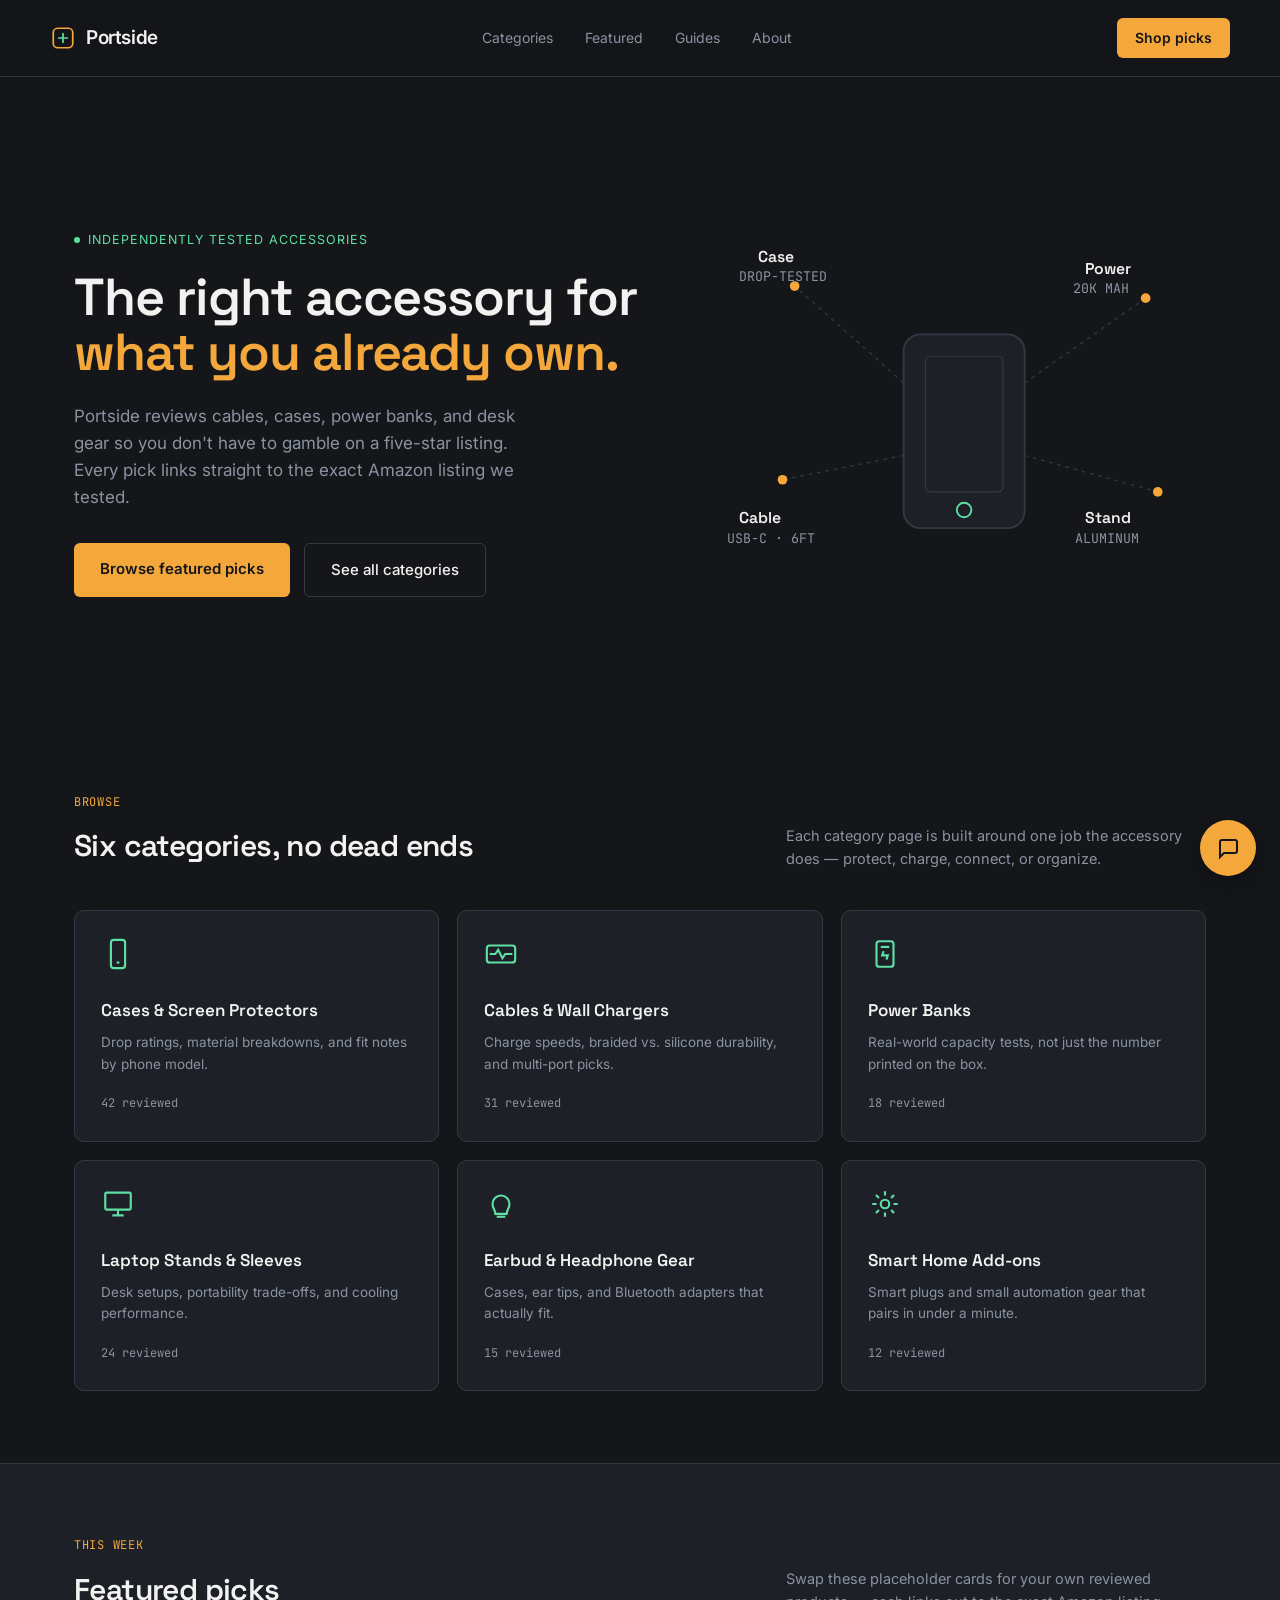
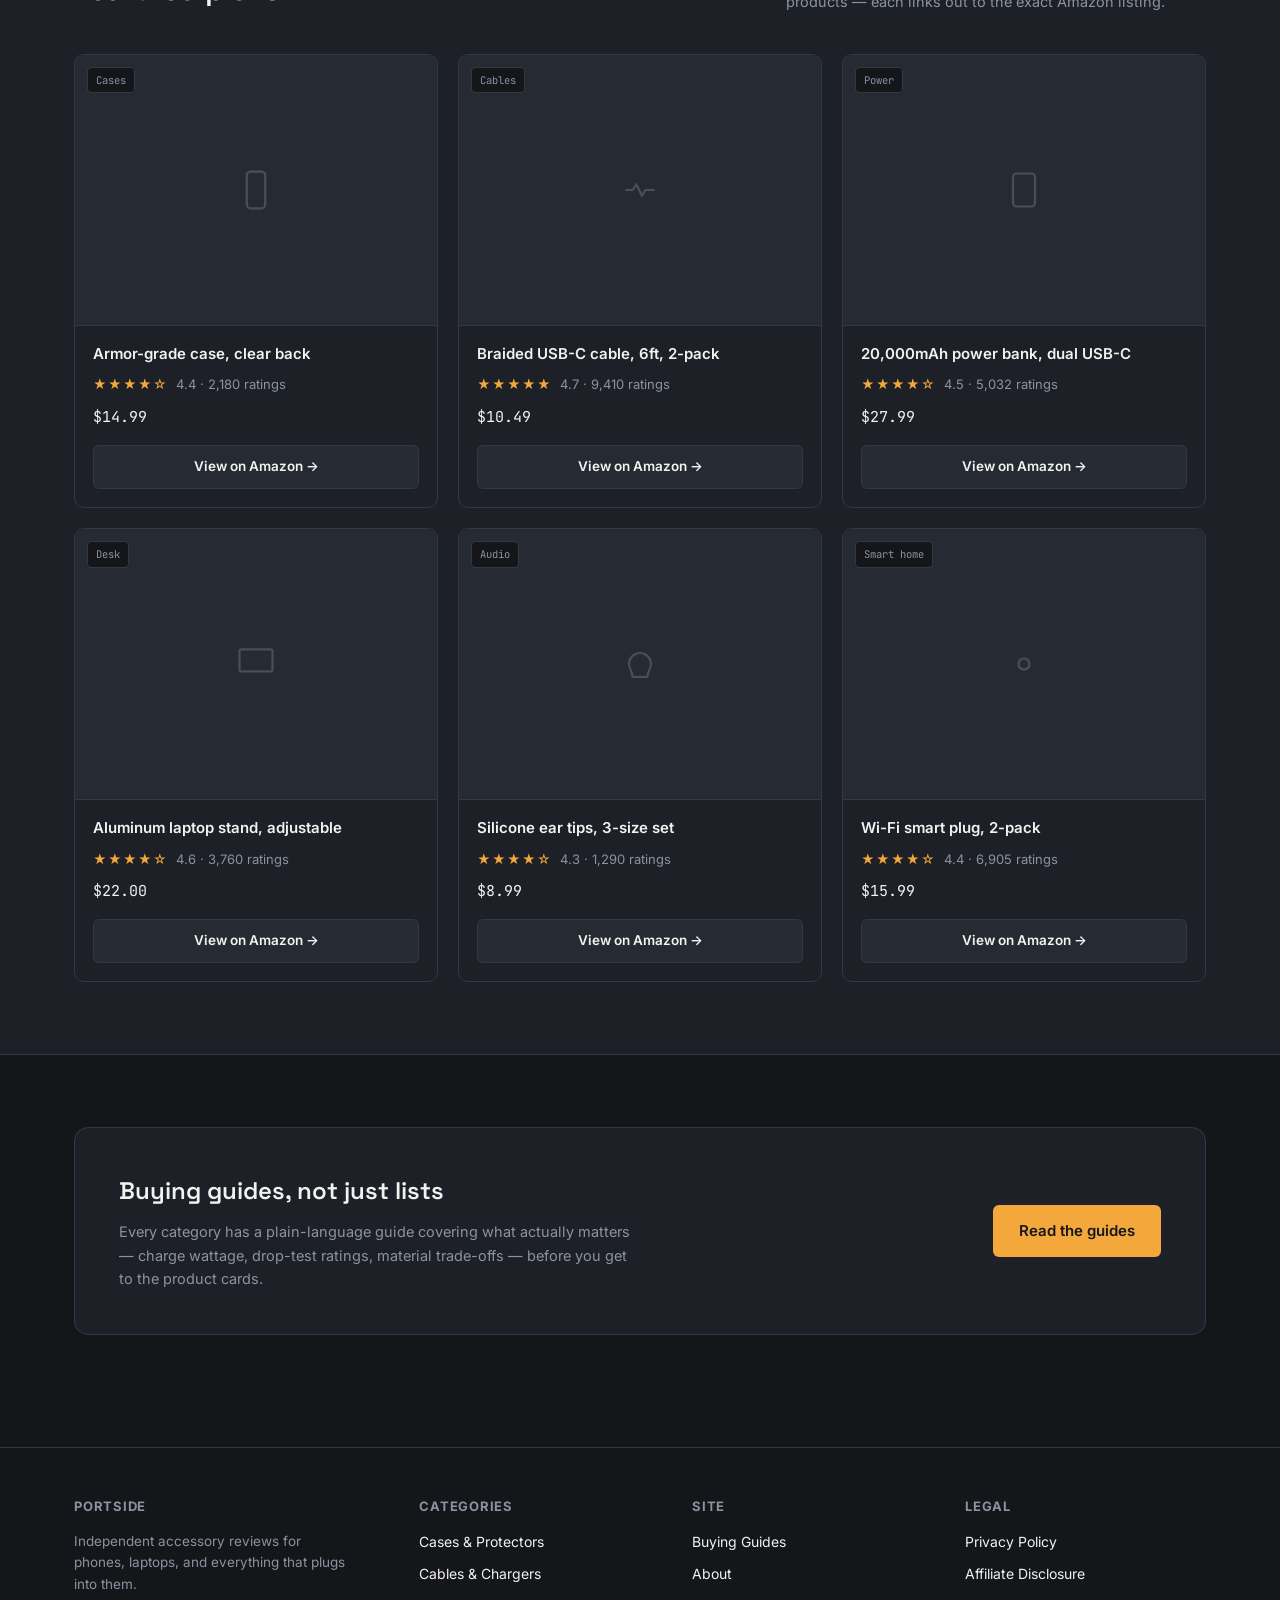
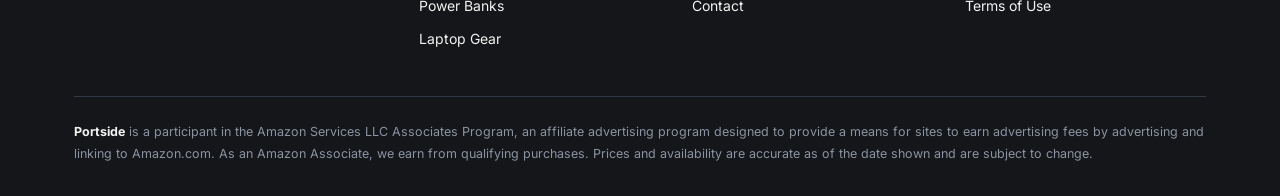
<file: index.html>
<!DOCTYPE html>
<html lang="en">
<head>
<meta charset="UTF-8">
<meta name="viewport" content="width=device-width, initial-scale=1.0">
<title>Portside — Electronics Accessories, Sorted</title>
<link rel="preconnect" href="https://fonts.googleapis.com">
<link href="https://fonts.googleapis.com/css2?family=Space+Grotesk:wght@400;500;600;700&family=Inter:wght@400;500;600&family=JetBrains+Mono:wght@400;500&display=swap" rel="stylesheet">
<link rel="stylesheet" href="styles.css">
</head>
<body>

<header>
  <div class="wrap nav">
    <div class="logo">
      <svg class="logo-mark" viewBox="0 0 24 24" fill="none"><rect x="3" y="3" width="18" height="18" rx="4" stroke="#f4a83b" stroke-width="1.6"/><path d="M8 12h8M12 8v8" stroke="#5fe0a5" stroke-width="1.6" stroke-linecap="round"/></svg>
      Portside
    </div>
    <nav class="nav-links">
      <a href="#categories">Categories</a>
      <a href="#featured">Featured</a>
      <a href="#guides">Guides</a>
      <a href="#about">About</a>
    </nav>
    <a href="#featured" class="nav-cta">Shop picks</a>
    <button class="nav-toggle" aria-label="Menu">☰</button>
  </div>
</header>

<section class="hero">
  <div class="wrap hero-grid">
    <div>
      <span class="eyebrow">Independently tested accessories</span>
      <h1>The right accessory for <em>what you already own.</em></h1>
      <p>Portside reviews cables, cases, power banks, and desk gear so you don't have to gamble on a five-star listing. Every pick links straight to the exact Amazon listing we tested.</p>
      <div class="hero-actions">
        <a href="#featured" class="btn-primary">Browse featured picks</a>
        <a href="#categories" class="btn-secondary">See all categories</a>
      </div>
    </div>
    <div class="schematic">
      <svg viewBox="0 0 400 400" fill="none">
        <!-- center device -->
        <rect x="150" y="140" width="100" height="160" rx="14" stroke="#333944" stroke-width="1.5" fill="#1d2027"/>
        <rect x="168" y="158" width="64" height="112" rx="4" stroke="#333944" stroke-width="1"/>
        <circle cx="200" cy="285" r="6" stroke="#5fe0a5" stroke-width="1.5"/>
        <!-- dashed connectors -->
        <path d="M150 180 L60 100" stroke="#333944" stroke-dasharray="3 4"/>
        <path d="M150 240 L50 260" stroke="#333944" stroke-dasharray="3 4"/>
        <path d="M250 180 L350 110" stroke="#333944" stroke-dasharray="3 4"/>
        <path d="M250 240 L360 270" stroke="#333944" stroke-dasharray="3 4"/>
        <!-- nodes -->
        <g>
          <circle cx="60" cy="100" r="4" fill="#f4a83b"/>
          <text x="30" y="80" class="node-title">Case</text>
          <text x="14" y="96" class="node-label">DROP-TESTED</text>
        </g>
        <g>
          <circle cx="50" cy="260" r="4" fill="#f4a83b"/>
          <text x="14" y="296" class="node-title">Cable</text>
          <text x="4" y="312" class="node-label">USB-C · 6FT</text>
        </g>
        <g>
          <circle cx="350" cy="110" r="4" fill="#f4a83b"/>
          <text x="300" y="90" class="node-title">Power</text>
          <text x="290" y="106" class="node-label">20K MAH</text>
        </g>
        <g>
          <circle cx="360" cy="270" r="4" fill="#f4a83b"/>
          <text x="300" y="296" class="node-title">Stand</text>
          <text x="292" y="312" class="node-label">ALUMINUM</text>
        </g>
      </svg>
    </div>
  </div>
</section>

<section class="section" id="categories">
  <div class="wrap">
    <div class="section-head">
      <div>
        <span class="section-tag">Browse</span>
        <h2>Six categories, no dead ends</h2>
      </div>
      <p>Each category page is built around one job the accessory does — protect, charge, connect, or organize.</p>
    </div>
    <div class="cat-grid">

      <a href="cases-screen-protectors.html" class="cat-card" style="display:block;">
        <svg class="cat-icon" viewBox="0 0 24 24" fill="none" stroke="currentColor" stroke-width="1.5"><rect x="7" y="2" width="10" height="20" rx="2"/><line x1="11" y1="18" x2="13" y2="18"/></svg>
        <h3>Cases &amp; Screen Protectors</h3>
        <p>Drop ratings, material breakdowns, and fit notes by phone model.</p>
        <span class="cat-count">42 reviewed</span>
      </a>

      <a href="cables-chargers.html" class="cat-card" style="display:block;">
        <svg class="cat-icon" viewBox="0 0 24 24" fill="none" stroke="currentColor" stroke-width="1.5"><path d="M4 12h4l2-3 3 6 2-3h5"/><rect x="2" y="6" width="20" height="12" rx="2"/></svg>
        <h3>Cables &amp; Wall Chargers</h3>
        <p>Charge speeds, braided vs. silicone durability, and multi-port picks.</p>
        <span class="cat-count">31 reviewed</span>
      </a>

      <a href="power-banks.html" class="cat-card" style="display:block;">
        <svg class="cat-icon" viewBox="0 0 24 24" fill="none" stroke="currentColor" stroke-width="1.5"><rect x="6" y="3" width="12" height="18" rx="2"/><line x1="9" y1="7" x2="15" y2="7"/><path d="M11 10l-1 3h4l-1 3"/></svg>
        <h3>Power Banks</h3>
        <p>Real-world capacity tests, not just the number printed on the box.</p>
        <span class="cat-count">18 reviewed</span>
      </a>

      <a href="laptop-stands-sleeves.html" class="cat-card" style="display:block;">
        <svg class="cat-icon" viewBox="0 0 24 24" fill="none" stroke="currentColor" stroke-width="1.5"><rect x="3" y="4" width="18" height="12" rx="1"/><path d="M8 20h8M12 16v4"/></svg>
        <h3>Laptop Stands &amp; Sleeves</h3>
        <p>Desk setups, portability trade-offs, and cooling performance.</p>
        <span class="cat-count">24 reviewed</span>
      </a>

      <a href="earbud-headphone-gear.html" class="cat-card" style="display:block;">
        <svg class="cat-icon" viewBox="0 0 24 24" fill="none" stroke="currentColor" stroke-width="1.5"><path d="M12 6a6 6 0 016 6c0 3-2 4-2 7H8c0-3-2-4-2-7a6 6 0 016-6z"/><line x1="9" y1="21" x2="15" y2="21"/></svg>
        <h3>Earbud &amp; Headphone Gear</h3>
        <p>Cases, ear tips, and Bluetooth adapters that actually fit.</p>
        <span class="cat-count">15 reviewed</span>
      </a>

      <a href="smart-home-addons.html" class="cat-card" style="display:block;">
        <svg class="cat-icon" viewBox="0 0 24 24" fill="none" stroke="currentColor" stroke-width="1.5"><circle cx="12" cy="12" r="3"/><path d="M12 3v3M12 18v3M3 12h3M18 12h3M5.6 5.6l2.1 2.1M16.3 16.3l2.1 2.1M5.6 18.4l2.1-2.1M16.3 7.7l2.1-2.1"/></svg>
        <h3>Smart Home Add-ons</h3>
        <p>Smart plugs and small automation gear that pairs in under a minute.</p>
        <span class="cat-count">12 reviewed</span>
      </a>

    </div>
  </div>
</section>

<section class="section" id="featured" style="background:var(--surface);border-top:1px solid var(--border);border-bottom:1px solid var(--border);">
  <div class="wrap">
    <div class="section-head">
      <div>
        <span class="section-tag">This week</span>
        <h2>Featured picks</h2>
      </div>
      <p>Swap these placeholder cards for your own reviewed products — each links out to the exact Amazon listing.</p>
    </div>
    <div class="product-grid">

      <div class="product-card">
        <div class="product-media">
          <span class="tag">Cases</span>
          <svg class="placeholder-icon" viewBox="0 0 24 24" fill="none" stroke="currentColor" stroke-width="1.2"><rect x="7" y="2" width="10" height="20" rx="2"/></svg>
        </div>
        <div class="product-body">
          <h4>Armor-grade case, clear back</h4>
          <div class="product-meta"><span class="stars">★★★★☆</span><span>4.4 · 2,180 ratings</span></div>
          <div class="product-price">$14.99</div>
          <a href="#" class="product-cta">View on Amazon →</a>
        </div>
      </div>

      <div class="product-card">
        <div class="product-media">
          <span class="tag">Cables</span>
          <svg class="placeholder-icon" viewBox="0 0 24 24" fill="none" stroke="currentColor" stroke-width="1.2"><path d="M4 12h4l2-3 3 6 2-3h5"/></svg>
        </div>
        <div class="product-body">
          <h4>Braided USB-C cable, 6ft, 2-pack</h4>
          <div class="product-meta"><span class="stars">★★★★★</span><span>4.7 · 9,410 ratings</span></div>
          <div class="product-price">$10.49</div>
          <a href="#" class="product-cta">View on Amazon →</a>
        </div>
      </div>

      <div class="product-card">
        <div class="product-media">
          <span class="tag">Power</span>
          <svg class="placeholder-icon" viewBox="0 0 24 24" fill="none" stroke="currentColor" stroke-width="1.2"><rect x="6" y="3" width="12" height="18" rx="2"/></svg>
        </div>
        <div class="product-body">
          <h4>20,000mAh power bank, dual USB-C</h4>
          <div class="product-meta"><span class="stars">★★★★☆</span><span>4.5 · 5,032 ratings</span></div>
          <div class="product-price">$27.99</div>
          <a href="#" class="product-cta">View on Amazon →</a>
        </div>
      </div>

      <div class="product-card">
        <div class="product-media">
          <span class="tag">Desk</span>
          <svg class="placeholder-icon" viewBox="0 0 24 24" fill="none" stroke="currentColor" stroke-width="1.2"><rect x="3" y="4" width="18" height="12" rx="1"/></svg>
        </div>
        <div class="product-body">
          <h4>Aluminum laptop stand, adjustable</h4>
          <div class="product-meta"><span class="stars">★★★★☆</span><span>4.6 · 3,760 ratings</span></div>
          <div class="product-price">$22.00</div>
          <a href="#" class="product-cta">View on Amazon →</a>
        </div>
      </div>

      <div class="product-card">
        <div class="product-media">
          <span class="tag">Audio</span>
          <svg class="placeholder-icon" viewBox="0 0 24 24" fill="none" stroke="currentColor" stroke-width="1.2"><path d="M12 6a6 6 0 016 6c0 3-2 4-2 7H8c0-3-2-4-2-7a6 6 0 016-6z"/></svg>
        </div>
        <div class="product-body">
          <h4>Silicone ear tips, 3-size set</h4>
          <div class="product-meta"><span class="stars">★★★★☆</span><span>4.3 · 1,290 ratings</span></div>
          <div class="product-price">$8.99</div>
          <a href="#" class="product-cta">View on Amazon →</a>
        </div>
      </div>

      <div class="product-card">
        <div class="product-media">
          <span class="tag">Smart home</span>
          <svg class="placeholder-icon" viewBox="0 0 24 24" fill="none" stroke="currentColor" stroke-width="1.2"><circle cx="12" cy="12" r="3"/></svg>
        </div>
        <div class="product-body">
          <h4>Wi-Fi smart plug, 2-pack</h4>
          <div class="product-meta"><span class="stars">★★★★☆</span><span>4.4 · 6,905 ratings</span></div>
          <div class="product-price">$15.99</div>
          <a href="#" class="product-cta">View on Amazon →</a>
        </div>
      </div>

    </div>
  </div>
</section>

<section class="section" id="guides">
  <div class="wrap">
    <div class="guide">
      <div>
        <h3>Buying guides, not just lists</h3>
        <p>Every category has a plain-language guide covering what actually matters — charge wattage, drop-test ratings, material trade-offs — before you get to the product cards.</p>
      </div>
      <a href="#categories" class="btn-primary">Read the guides</a>
    </div>
  </div>
</section>

<footer id="about">
  <div class="wrap">
    <div class="footer-grid">
      <div class="footer-col">
        <h5>Portside</h5>
        <p style="color:var(--text-muted);font-size:13.5px;max-width:280px;">Independent accessory reviews for phones, laptops, and everything that plugs into them.</p>
      </div>
      <div class="footer-col">
        <h5>Categories</h5>
        <a href="#categories">Cases &amp; Protectors</a>
        <a href="cables-chargers.html">Cables &amp; Chargers</a>
        <a href="#categories">Power Banks</a>
        <a href="#categories">Laptop Gear</a>
      </div>
      <div class="footer-col">
        <h5>Site</h5>
        <a href="#guides">Buying Guides</a>
        <a href="#about">About</a>
        <a href="#">Contact</a>
      </div>
      <div class="footer-col">
        <h5>Legal</h5>
        <a href="privacy.html">Privacy Policy</a>
        <a href="disclosure.html">Affiliate Disclosure</a>
        <a href="#">Terms of Use</a>
      </div>
    </div>
    <div class="disclosure">
      <strong>Portside</strong> is a participant in the Amazon Services LLC Associates Program, an affiliate advertising program designed to provide a means for sites to earn advertising fees by advertising and linking to Amazon.com. As an Amazon Associate, we earn from qualifying purchases. Prices and availability are accurate as of the date shown and are subject to change.
    </div>
  </div>
</footer>
<!-- AI shopping assistant -->
<button class="chat-fab" id="chatFab" aria-label="Ask the accessory assistant">
  <svg viewBox="0 0 24 24" fill="none" stroke="currentColor" stroke-width="2"><path d="M21 15a2 2 0 01-2 2H8l-4 4V6a2 2 0 012-2h13a2 2 0 012 2v9z"/></svg>
</button>

<div class="chat-panel" id="chatPanel">
  <div class="chat-head">
    <div class="chat-head-title"><span class="chat-dot"></span>Accessory Assistant</div>
    <button class="chat-close" id="chatClose" aria-label="Close">✕</button>
  </div>
  <div class="chat-sub">Ask about compatibility, what to look for, or how two picks compare.</div>
  <div class="chat-messages" id="chatMessages">
    <div class="msg assistant">Hi — I can help you pick between accessories on this site, or explain what specs actually matter. What are you shopping for?</div>
  </div>
  <form class="chat-form" id="chatForm">
    <textarea class="chat-input" id="chatInput" rows="1" placeholder="e.g. Which power bank is best for a 13&quot; laptop?"></textarea>
    <button type="submit" class="chat-send" id="chatSend" aria-label="Send">
      <svg viewBox="0 0 24 24" fill="none" stroke="currentColor" stroke-width="2"><path d="M22 2L11 13M22 2l-7 20-4-9-9-4 20-7z"/></svg>
    </button>
  </form>
</div>

<script>
(function(){
  const fab = document.getElementById('chatFab');
  const panel = document.getElementById('chatPanel');
  const closeBtn = document.getElementById('chatClose');
  const form = document.getElementById('chatForm');
  const input = document.getElementById('chatInput');
  const sendBtn = document.getElementById('chatSend');
  const messagesEl = document.getElementById('chatMessages');

  const SYSTEM_PROMPT = `You are the shopping assistant embedded on Portside, a site that reviews electronics accessories (phone cases & screen protectors, cables & wall chargers, power banks, laptop stands & sleeves, earbud/headphone gear, and smart home add-ons).
Help visitors decide what to buy by asking about their device and use case when needed, explaining what specs actually matter (charge wattage, drop ratings, material trade-offs, capacity vs. weight, etc.), and comparing categories of product in plain language.
Do not invent specific product names, prices, or review counts you don't actually have — speak in general, accurate buying-advice terms, and remind the user to confirm current price and specs on the actual Amazon listing before buying. Keep answers under 120 words unless the user asks for more detail.`;

  let history = [];

  function addMessage(role, text){
    const div = document.createElement('div');
    div.className = 'msg ' + role;
    div.textContent = text;
    messagesEl.appendChild(div);
    messagesEl.scrollTop = messagesEl.scrollHeight;
    return div;
  }

  fab.addEventListener('click', () => panel.classList.toggle('open'));
  closeBtn.addEventListener('click', () => panel.classList.remove('open'));

  input.addEventListener('input', () => {
    input.style.height = 'auto';
    input.style.height = Math.min(input.scrollHeight, 100) + 'px';
  });

  form.addEventListener('submit', async (e) => {
    e.preventDefault();
    const text = input.value.trim();
    if(!text) return;

    addMessage('user', text);
    history.push({ role: 'user', content: text });
    input.value = '';
    input.style.height = 'auto';
    sendBtn.disabled = true;

    const loadingEl = addMessage('assistant loading', 'Thinking…');

    try{
      const response = await fetch('/api/chat', {
        method: 'POST',
        headers: { 'Content-Type': 'application/json' },
        body: JSON.stringify({
          system: SYSTEM_PROMPT,
          messages: history
        })
      });
      const data = await response.json();
      const reply = data.reply || "Sorry, I couldn't generate a response just now.";
      loadingEl.remove();
      addMessage('assistant', reply);
      history.push({ role: 'assistant', content: reply });
    }catch(err){
      loadingEl.remove();
      addMessage('assistant', "Something went wrong reaching the assistant. Please try again.");
      console.error('Assistant error:', err);
    }finally{
      sendBtn.disabled = false;
    }
  });

  form.addEventListener('keydown', (e) => {
    if(e.target === input && e.key === 'Enter' && !e.shiftKey){
      e.preventDefault();
      form.requestSubmit();
    }
  });
})();
</script>

</body>
</html>
</file>
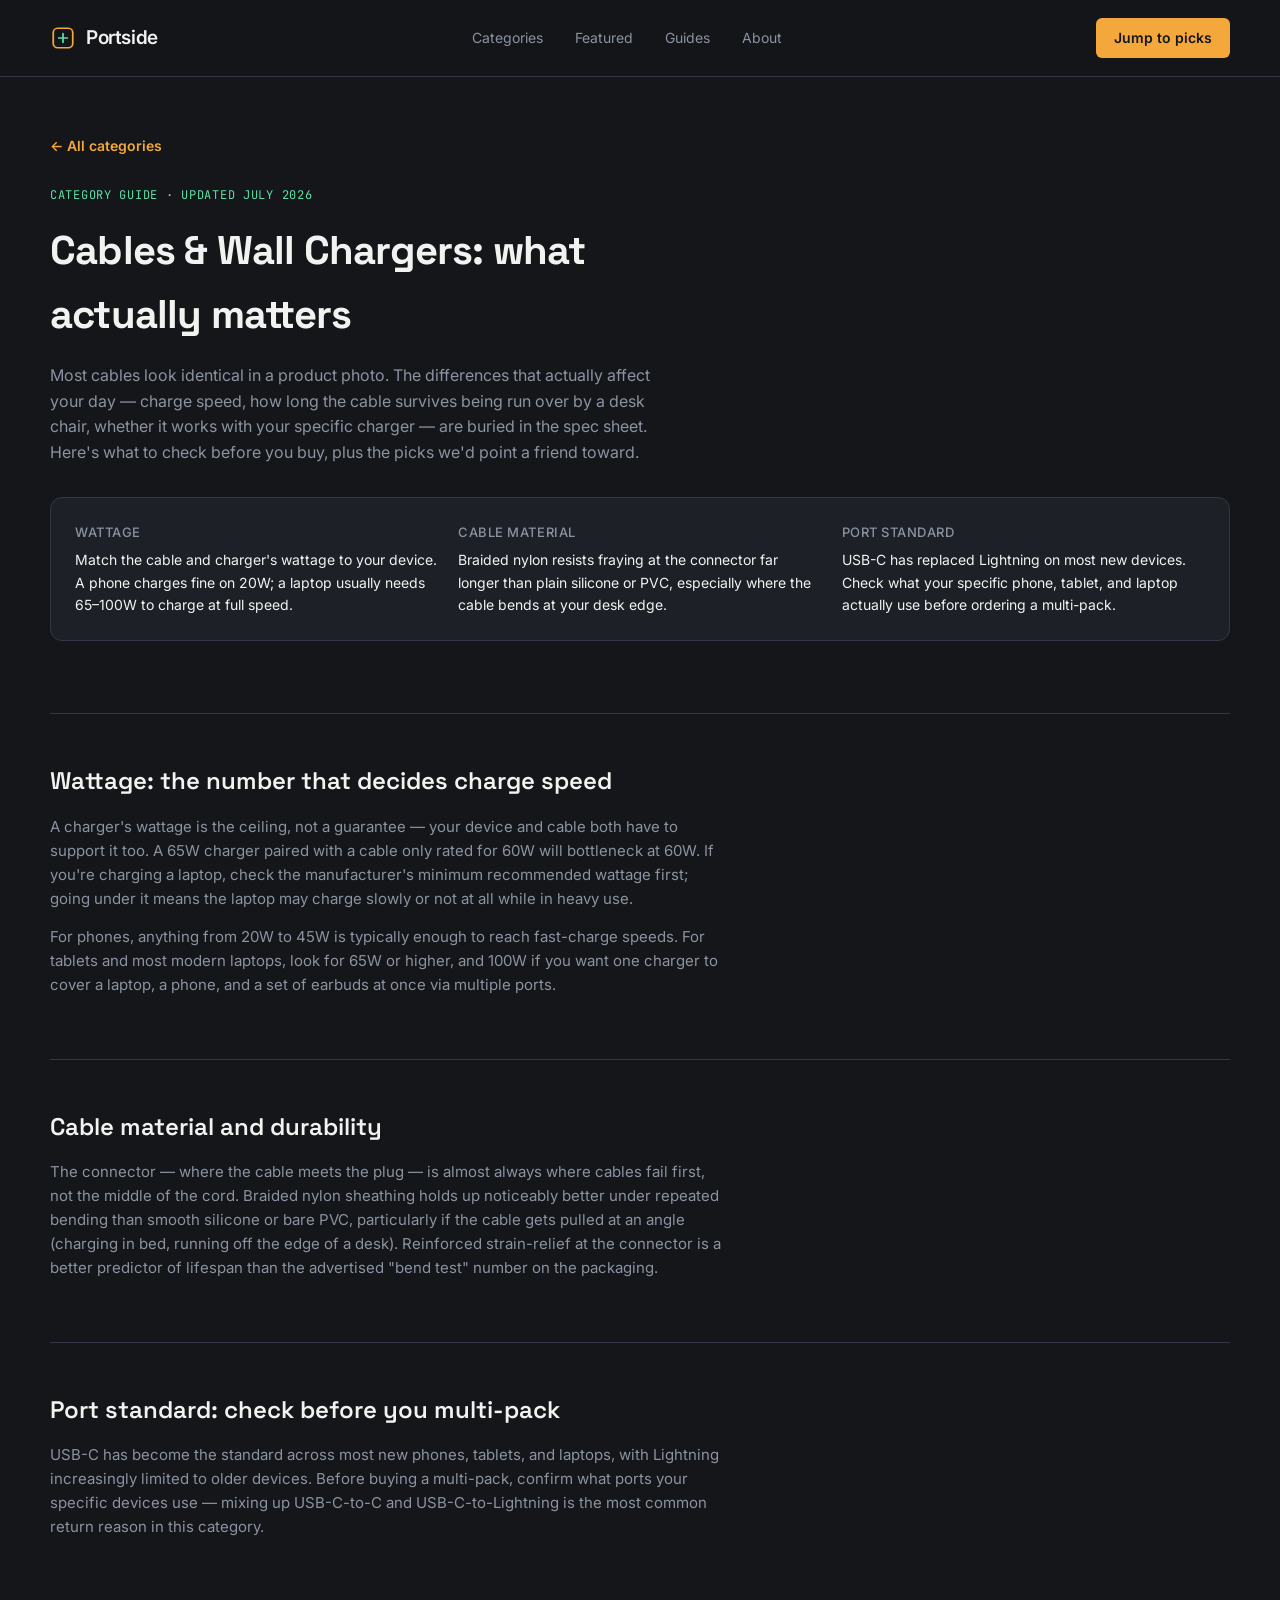
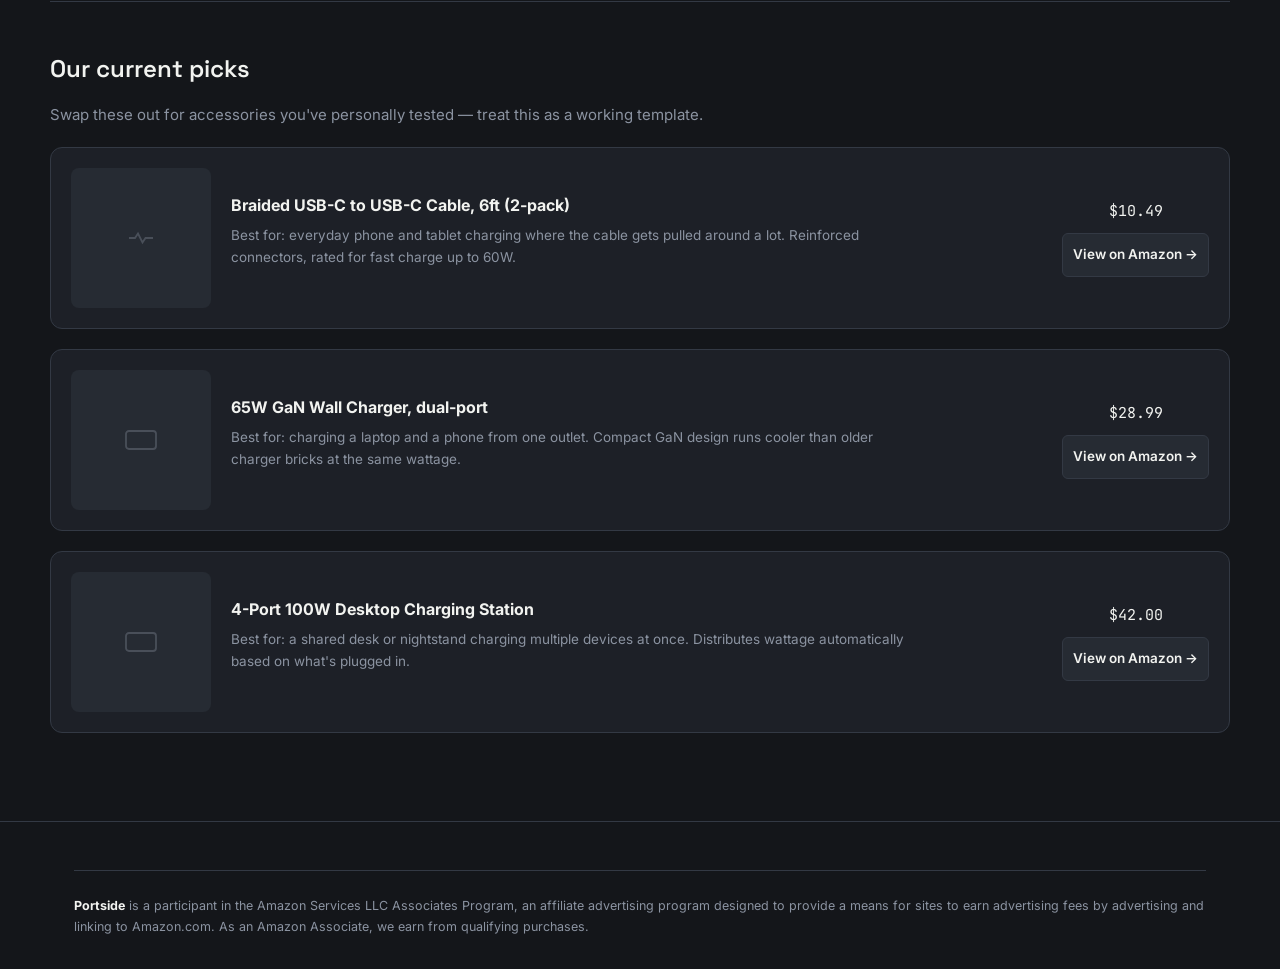
<file: cables-chargers.html>
<!DOCTYPE html>
<html lang="en">
<head>
<meta charset="UTF-8">
<meta name="viewport" content="width=device-width, initial-scale=1.0">
<title>Cables & Wall Chargers — Portside</title>
<link rel="preconnect" href="https://fonts.googleapis.com">
<link href="https://fonts.googleapis.com/css2?family=Space+Grotesk:wght@400;500;600;700&family=Inter:wght@400;500;600&family=JetBrains+Mono:wght@400;500&display=swap" rel="stylesheet">
<link rel="stylesheet" href="styles.css">
</head>
<body>

<header>
  <div class="wrap nav">
    <a href="index.html" class="logo">
      <svg class="logo-mark" viewBox="0 0 24 24" fill="none"><rect x="3" y="3" width="18" height="18" rx="4" stroke="#f4a83b" stroke-width="1.6"/><path d="M8 12h8M12 8v8" stroke="#5fe0a5" stroke-width="1.6" stroke-linecap="round"/></svg>
      Portside
    </a>
    <nav class="nav-links">
      <a href="index.html#categories">Categories</a>
      <a href="index.html#featured">Featured</a>
      <a href="index.html#guides">Guides</a>
      <a href="index.html#about">About</a>
    </nav>
    <a href="#picks" class="nav-cta">Jump to picks</a>
    <button class="nav-toggle" aria-label="Menu">☰</button>
  </div>
</header>

<section class="review-hero wrap">
  <a href="index.html" class="back-link">← All categories</a>
  <span class="kicker">Category guide · Updated July 2026</span>
  <h1>Cables &amp; Wall Chargers: what actually matters</h1>
  <p>Most cables look identical in a product photo. The differences that actually affect your day — charge speed, how long the cable survives being run over by a desk chair, whether it works with your specific charger — are buried in the spec sheet. Here's what to check before you buy, plus the picks we'd point a friend toward.</p>

  <div class="spec-callout">
    <div class="spec-item">
      <h4>Wattage</h4>
      <p>Match the cable and charger's wattage to your device. A phone charges fine on 20W; a laptop usually needs 65–100W to charge at full speed.</p>
    </div>
    <div class="spec-item">
      <h4>Cable material</h4>
      <p>Braided nylon resists fraying at the connector far longer than plain silicone or PVC, especially where the cable bends at your desk edge.</p>
    </div>
    <div class="spec-item">
      <h4>Port standard</h4>
      <p>USB-C has replaced Lightning on most new devices. Check what your specific phone, tablet, and laptop actually use before ordering a multi-pack.</p>
    </div>
  </div>
</section>

<section class="review-block wrap">
  <h2>Wattage: the number that decides charge speed</h2>
  <p>A charger's wattage is the ceiling, not a guarantee — your device and cable both have to support it too. A 65W charger paired with a cable only rated for 60W will bottleneck at 60W. If you're charging a laptop, check the manufacturer's minimum recommended wattage first; going under it means the laptop may charge slowly or not at all while in heavy use.</p>
  <p>For phones, anything from 20W to 45W is typically enough to reach fast-charge speeds. For tablets and most modern laptops, look for 65W or higher, and 100W if you want one charger to cover a laptop, a phone, and a set of earbuds at once via multiple ports.</p>
</section>

<section class="review-block wrap">
  <h2>Cable material and durability</h2>
  <p>The connector — where the cable meets the plug — is almost always where cables fail first, not the middle of the cord. Braided nylon sheathing holds up noticeably better under repeated bending than smooth silicone or bare PVC, particularly if the cable gets pulled at an angle (charging in bed, running off the edge of a desk). Reinforced strain-relief at the connector is a better predictor of lifespan than the advertised "bend test" number on the packaging.</p>
</section>

<section class="review-block wrap">
  <h2>Port standard: check before you multi-pack</h2>
  <p>USB-C has become the standard across most new phones, tablets, and laptops, with Lightning increasingly limited to older devices. Before buying a multi-pack, confirm what ports your specific devices use — mixing up USB-C-to-C and USB-C-to-Lightning is the most common return reason in this category.</p>
</section>

<section class="review-block wrap" id="picks" style="border-bottom:none;">
  <h2>Our current picks</h2>
  <p>Swap these out for accessories you've personally tested — treat this as a working template.</p>

  <div class="pick-card">
    <div class="pick-media">
      <svg viewBox="0 0 24 24" fill="none" stroke="currentColor" stroke-width="1.2"><path d="M4 12h4l2-3 3 6 2-3h5"/></svg>
    </div>
    <div class="pick-body">
      <h4>Braided USB-C to USB-C Cable, 6ft (2-pack)</h4>
      <p class="why">Best for: everyday phone and tablet charging where the cable gets pulled around a lot. Reinforced connectors, rated for fast charge up to 60W.</p>
    </div>
    <div class="pick-cta">
      <div class="pick-price">$10.49</div>
      <a href="#" class="product-cta">View on Amazon →</a>
    </div>
  </div>

  <div class="pick-card">
    <div class="pick-media">
      <svg viewBox="0 0 24 24" fill="none" stroke="currentColor" stroke-width="1.2"><rect x="2" y="6" width="20" height="12" rx="2"/></svg>
    </div>
    <div class="pick-body">
      <h4>65W GaN Wall Charger, dual-port</h4>
      <p class="why">Best for: charging a laptop and a phone from one outlet. Compact GaN design runs cooler than older charger bricks at the same wattage.</p>
    </div>
    <div class="pick-cta">
      <div class="pick-price">$28.99</div>
      <a href="#" class="product-cta">View on Amazon →</a>
    </div>
  </div>

  <div class="pick-card">
    <div class="pick-media">
      <svg viewBox="0 0 24 24" fill="none" stroke="currentColor" stroke-width="1.2"><rect x="2" y="6" width="20" height="12" rx="2"/><line x1="6" y1="10" x2="6" y2="10.01"/></svg>
    </div>
    <div class="pick-body">
      <h4>4-Port 100W Desktop Charging Station</h4>
      <p class="why">Best for: a shared desk or nightstand charging multiple devices at once. Distributes wattage automatically based on what's plugged in.</p>
    </div>
    <div class="pick-cta">
      <div class="pick-price">$42.00</div>
      <a href="#" class="product-cta">View on Amazon →</a>
    </div>
  </div>
</section>

<footer>
  <div class="wrap">
    <div class="disclosure">
      <strong>Portside</strong> is a participant in the Amazon Services LLC Associates Program, an affiliate advertising program designed to provide a means for sites to earn advertising fees by advertising and linking to Amazon.com. As an Amazon Associate, we earn from qualifying purchases.
    </div>
  </div>
</footer>

</body>
</html>
</file>
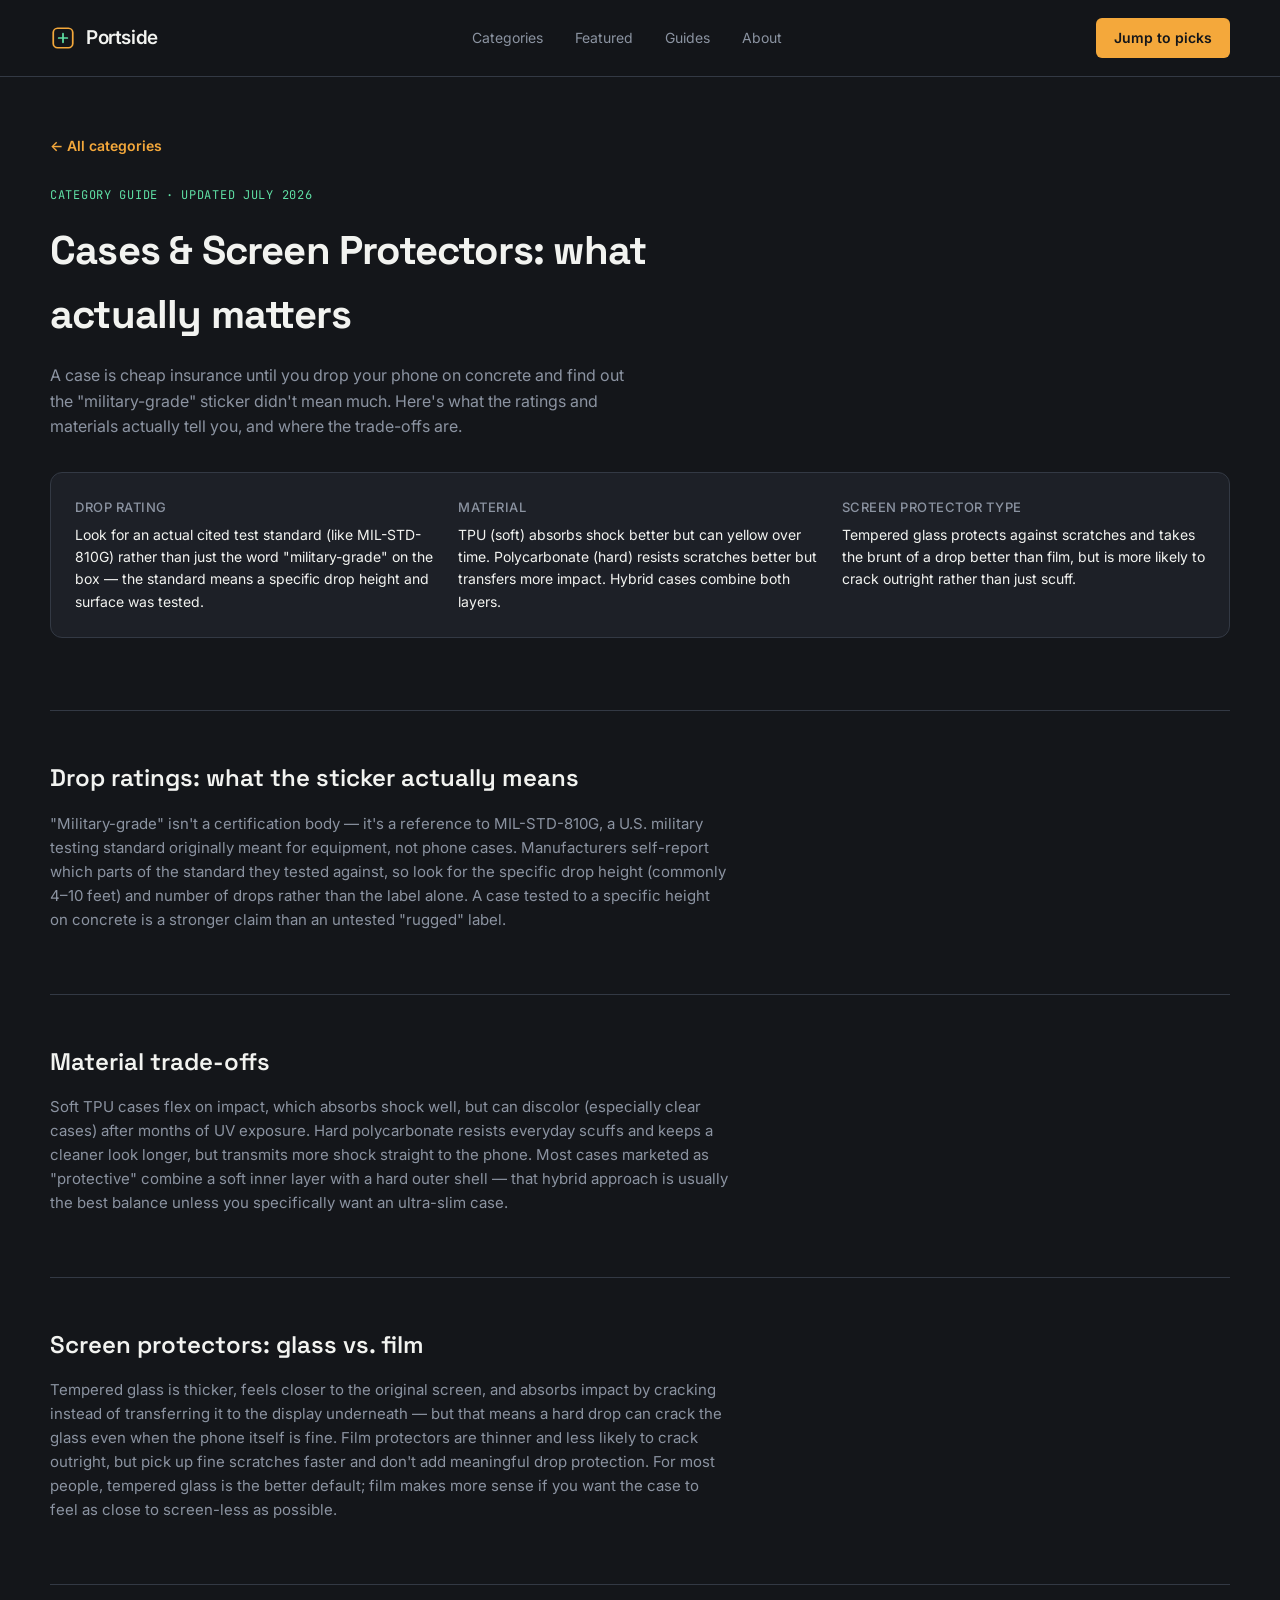
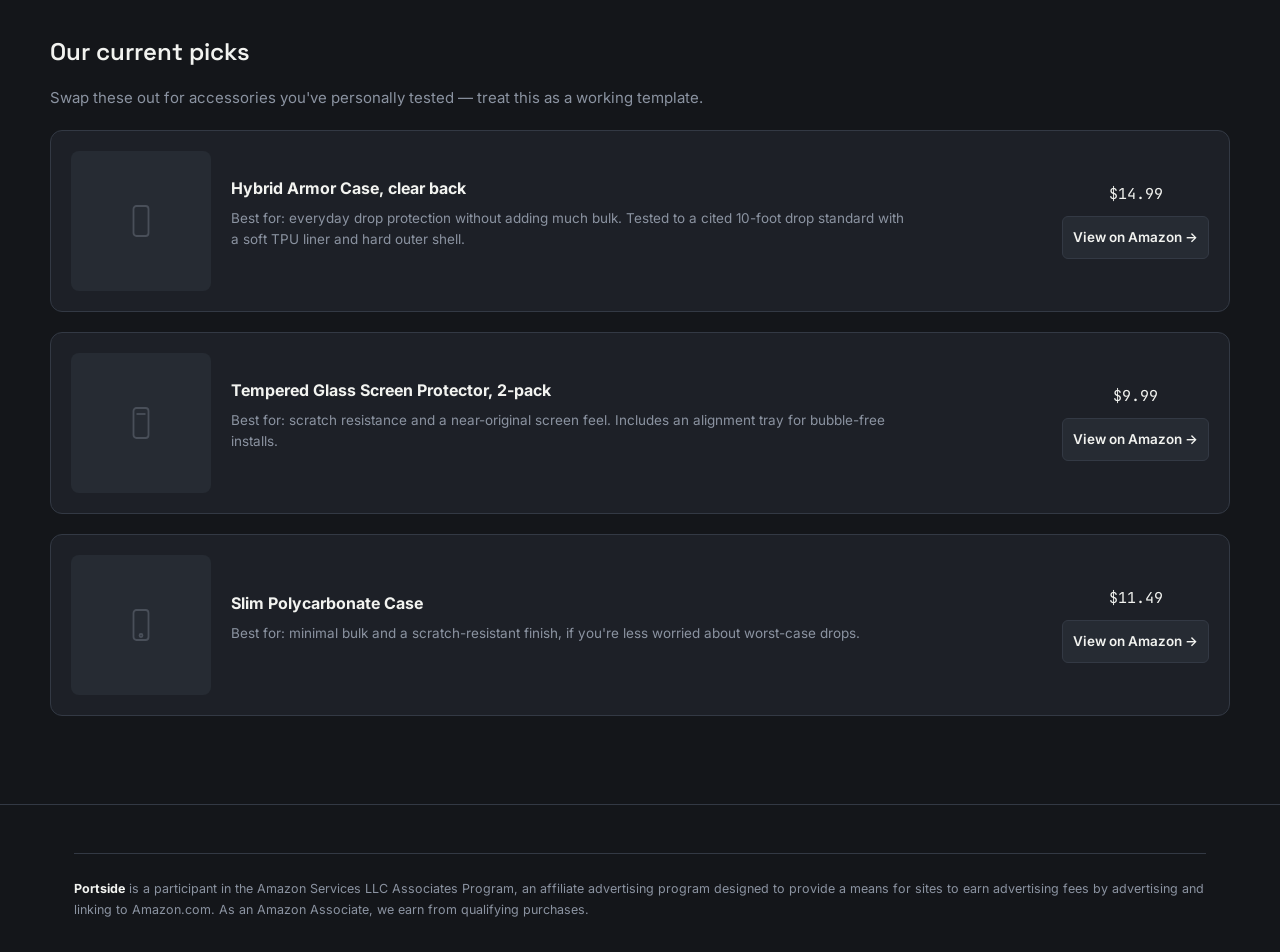
<file: cases-screen-protectors.html>
<!DOCTYPE html>
<html lang="en">
<head>
<meta charset="UTF-8">
<meta name="viewport" content="width=device-width, initial-scale=1.0">
<title>Cases & Screen Protectors — Portside</title>
<link rel="preconnect" href="https://fonts.googleapis.com">
<link href="https://fonts.googleapis.com/css2?family=Space+Grotesk:wght@400;500;600;700&family=Inter:wght@400;500;600&family=JetBrains+Mono:wght@400;500&display=swap" rel="stylesheet">
<link rel="stylesheet" href="styles.css">
</head>
<body>

<header>
  <div class="wrap nav">
    <a href="index.html" class="logo">
      <svg class="logo-mark" viewBox="0 0 24 24" fill="none"><rect x="3" y="3" width="18" height="18" rx="4" stroke="#f4a83b" stroke-width="1.6"/><path d="M8 12h8M12 8v8" stroke="#5fe0a5" stroke-width="1.6" stroke-linecap="round"/></svg>
      Portside
    </a>
    <nav class="nav-links">
      <a href="index.html#categories">Categories</a>
      <a href="index.html#featured">Featured</a>
      <a href="index.html#guides">Guides</a>
      <a href="index.html#about">About</a>
    </nav>
    <a href="#picks" class="nav-cta">Jump to picks</a>
    <button class="nav-toggle" aria-label="Menu">☰</button>
  </div>
</header>

<section class="review-hero wrap">
  <a href="index.html" class="back-link">← All categories</a>
  <span class="kicker">Category guide · Updated July 2026</span>
  <h1>Cases &amp; Screen Protectors: what actually matters</h1>
  <p>A case is cheap insurance until you drop your phone on concrete and find out the "military-grade" sticker didn't mean much. Here's what the ratings and materials actually tell you, and where the trade-offs are.</p>

  <div class="spec-callout">
    <div class="spec-item">
      <h4>Drop rating</h4>
      <p>Look for an actual cited test standard (like MIL-STD-810G) rather than just the word "military-grade" on the box — the standard means a specific drop height and surface was tested.</p>
    </div>
    <div class="spec-item">
      <h4>Material</h4>
      <p>TPU (soft) absorbs shock better but can yellow over time. Polycarbonate (hard) resists scratches better but transfers more impact. Hybrid cases combine both layers.</p>
    </div>
    <div class="spec-item">
      <h4>Screen protector type</h4>
      <p>Tempered glass protects against scratches and takes the brunt of a drop better than film, but is more likely to crack outright rather than just scuff.</p>
    </div>
  </div>
</section>

<section class="review-block wrap">
  <h2>Drop ratings: what the sticker actually means</h2>
  <p>"Military-grade" isn't a certification body — it's a reference to MIL-STD-810G, a U.S. military testing standard originally meant for equipment, not phone cases. Manufacturers self-report which parts of the standard they tested against, so look for the specific drop height (commonly 4–10 feet) and number of drops rather than the label alone. A case tested to a specific height on concrete is a stronger claim than an untested "rugged" label.</p>
</section>

<section class="review-block wrap">
  <h2>Material trade-offs</h2>
  <p>Soft TPU cases flex on impact, which absorbs shock well, but can discolor (especially clear cases) after months of UV exposure. Hard polycarbonate resists everyday scuffs and keeps a cleaner look longer, but transmits more shock straight to the phone. Most cases marketed as "protective" combine a soft inner layer with a hard outer shell — that hybrid approach is usually the best balance unless you specifically want an ultra-slim case.</p>
</section>

<section class="review-block wrap">
  <h2>Screen protectors: glass vs. film</h2>
  <p>Tempered glass is thicker, feels closer to the original screen, and absorbs impact by cracking instead of transferring it to the display underneath — but that means a hard drop can crack the glass even when the phone itself is fine. Film protectors are thinner and less likely to crack outright, but pick up fine scratches faster and don't add meaningful drop protection. For most people, tempered glass is the better default; film makes more sense if you want the case to feel as close to screen-less as possible.</p>
</section>

<section class="review-block wrap" id="picks" style="border-bottom:none;">
  <h2>Our current picks</h2>
  <p>Swap these out for accessories you've personally tested — treat this as a working template.</p>

  <div class="pick-card">
    <div class="pick-media">
      <svg viewBox="0 0 24 24" fill="none" stroke="currentColor" stroke-width="1.2"><rect x="7" y="2" width="10" height="20" rx="2"/></svg>
    </div>
    <div class="pick-body">
      <h4>Hybrid Armor Case, clear back</h4>
      <p class="why">Best for: everyday drop protection without adding much bulk. Tested to a cited 10-foot drop standard with a soft TPU liner and hard outer shell.</p>
    </div>
    <div class="pick-cta">
      <div class="pick-price">$14.99</div>
      <a href="#" class="product-cta">View on Amazon →</a>
    </div>
  </div>

  <div class="pick-card">
    <div class="pick-media">
      <svg viewBox="0 0 24 24" fill="none" stroke="currentColor" stroke-width="1.2"><rect x="7" y="2" width="10" height="20" rx="2"/><line x1="9" y1="6" x2="15" y2="6"/></svg>
    </div>
    <div class="pick-body">
      <h4>Tempered Glass Screen Protector, 2-pack</h4>
      <p class="why">Best for: scratch resistance and a near-original screen feel. Includes an alignment tray for bubble-free installs.</p>
    </div>
    <div class="pick-cta">
      <div class="pick-price">$9.99</div>
      <a href="#" class="product-cta">View on Amazon →</a>
    </div>
  </div>

  <div class="pick-card">
    <div class="pick-media">
      <svg viewBox="0 0 24 24" fill="none" stroke="currentColor" stroke-width="1.2"><rect x="7" y="2" width="10" height="20" rx="2"/><circle cx="12" cy="19" r="1"/></svg>
    </div>
    <div class="pick-body">
      <h4>Slim Polycarbonate Case</h4>
      <p class="why">Best for: minimal bulk and a scratch-resistant finish, if you're less worried about worst-case drops.</p>
    </div>
    <div class="pick-cta">
      <div class="pick-price">$11.49</div>
      <a href="#" class="product-cta">View on Amazon →</a>
    </div>
  </div>
</section>

<footer>
  <div class="wrap">
    <div class="disclosure">
      <strong>Portside</strong> is a participant in the Amazon Services LLC Associates Program, an affiliate advertising program designed to provide a means for sites to earn advertising fees by advertising and linking to Amazon.com. As an Amazon Associate, we earn from qualifying purchases.
    </div>
  </div>
</footer>

</body>
</html>
</file>
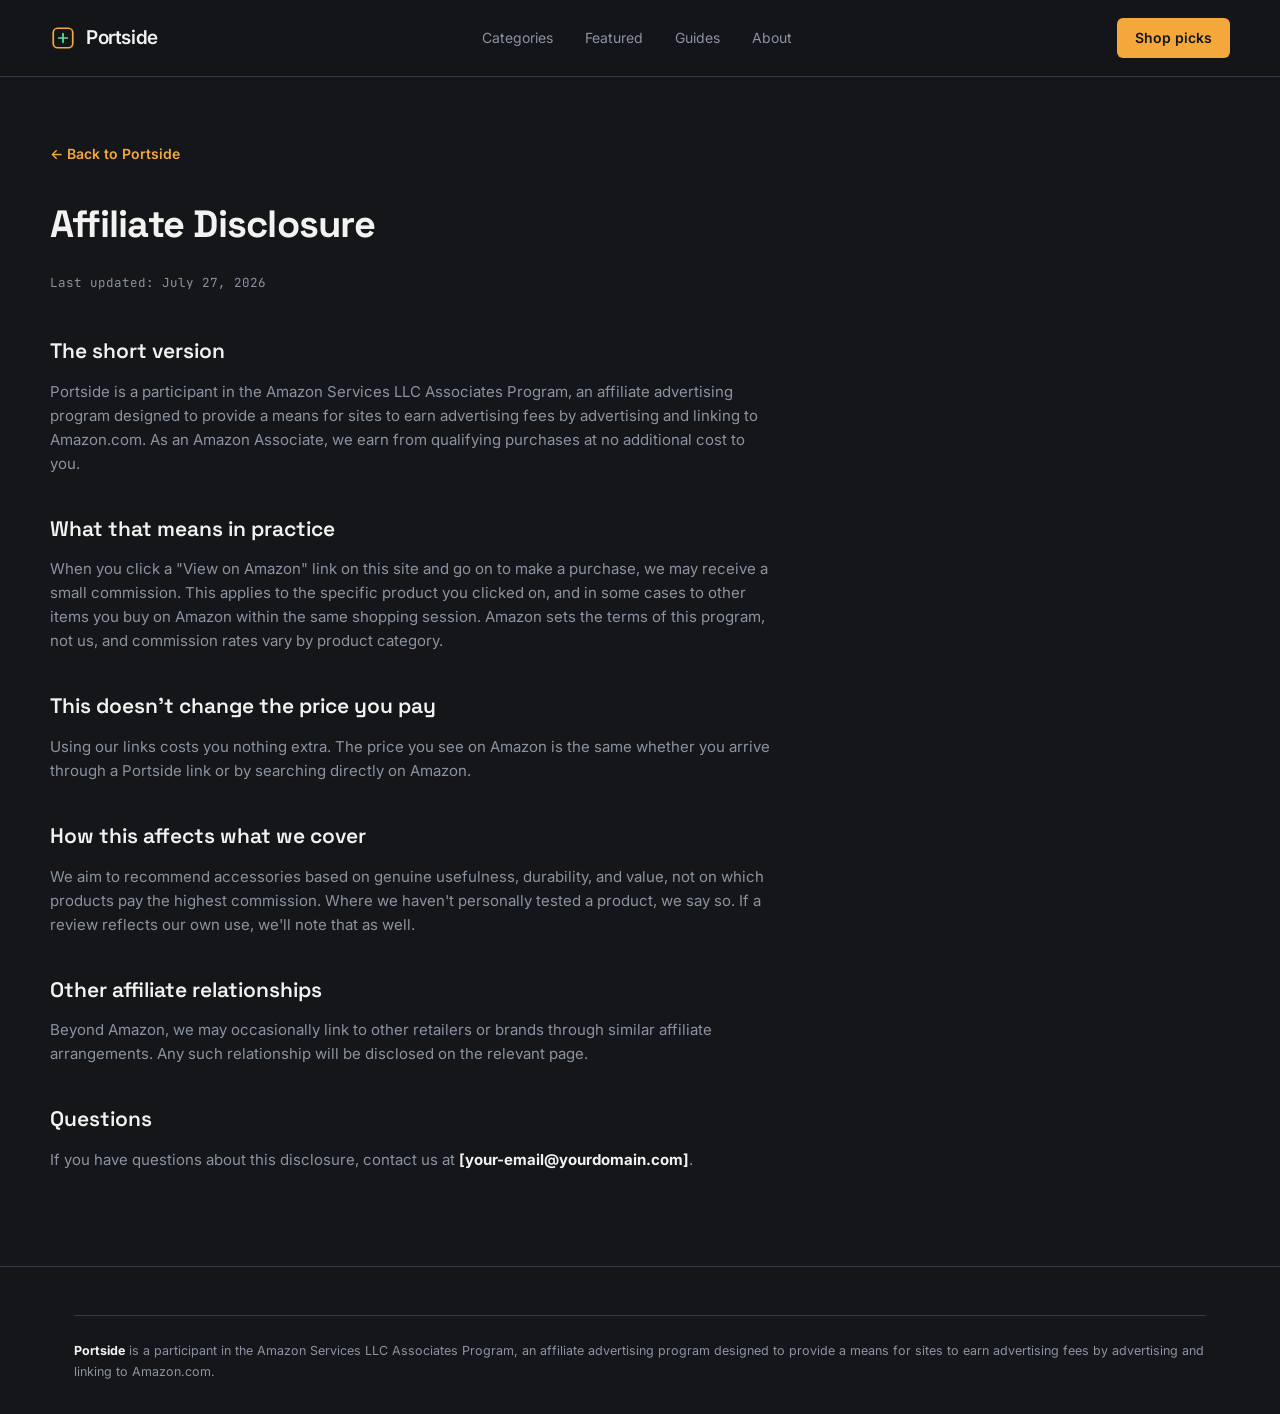
<file: disclosure.html>
<!DOCTYPE html>
<html lang="en">
<head>
<meta charset="UTF-8">
<meta name="viewport" content="width=device-width, initial-scale=1.0">
<title>Affiliate Disclosure — Portside</title>
<link rel="preconnect" href="https://fonts.googleapis.com">
<link href="https://fonts.googleapis.com/css2?family=Space+Grotesk:wght@400;500;600;700&family=Inter:wght@400;500;600&family=JetBrains+Mono:wght@400;500&display=swap" rel="stylesheet">
<link rel="stylesheet" href="styles.css">
</head>
<body>

<header>
  <div class="wrap nav">
    <a href="index.html" class="logo">
      <svg class="logo-mark" viewBox="0 0 24 24" fill="none"><rect x="3" y="3" width="18" height="18" rx="4" stroke="#f4a83b" stroke-width="1.6"/><path d="M8 12h8M12 8v8" stroke="#5fe0a5" stroke-width="1.6" stroke-linecap="round"/></svg>
      Portside
    </a>
    <nav class="nav-links">
      <a href="index.html#categories">Categories</a>
      <a href="index.html#featured">Featured</a>
      <a href="index.html#guides">Guides</a>
      <a href="index.html#about">About</a>
    </nav>
    <a href="index.html#featured" class="nav-cta">Shop picks</a>
    <button class="nav-toggle" aria-label="Menu">☰</button>
  </div>
</header>

<section class="article wrap">
  <a href="index.html" class="back-link">← Back to Portside</a>
  <div class="article-head">
    <h1>Affiliate Disclosure</h1>
    <span class="updated">Last updated: July 27, 2026</span>
  </div>

  <div class="prose">
    <h2>The short version</h2>
    <p>Portside is a participant in the Amazon Services LLC Associates Program, an affiliate advertising program designed to provide a means for sites to earn advertising fees by advertising and linking to Amazon.com. As an Amazon Associate, we earn from qualifying purchases at no additional cost to you.</p>

    <h2>What that means in practice</h2>
    <p>When you click a "View on Amazon" link on this site and go on to make a purchase, we may receive a small commission. This applies to the specific product you clicked on, and in some cases to other items you buy on Amazon within the same shopping session. Amazon sets the terms of this program, not us, and commission rates vary by product category.</p>

    <h2>This doesn't change the price you pay</h2>
    <p>Using our links costs you nothing extra. The price you see on Amazon is the same whether you arrive through a Portside link or by searching directly on Amazon.</p>

    <h2>How this affects what we cover</h2>
    <p>We aim to recommend accessories based on genuine usefulness, durability, and value, not on which products pay the highest commission. Where we haven't personally tested a product, we say so. If a review reflects our own use, we'll note that as well.</p>

    <h2>Other affiliate relationships</h2>
    <p>Beyond Amazon, we may occasionally link to other retailers or brands through similar affiliate arrangements. Any such relationship will be disclosed on the relevant page.</p>

    <h2>Questions</h2>
    <p>If you have questions about this disclosure, contact us at <strong>[your-email@yourdomain.com]</strong>.</p>
  </div>
</section>

<footer>
  <div class="wrap">
    <div class="disclosure">
      <strong>Portside</strong> is a participant in the Amazon Services LLC Associates Program, an affiliate advertising program designed to provide a means for sites to earn advertising fees by advertising and linking to Amazon.com.
    </div>
  </div>
</footer>

</body>
</html>
</file>
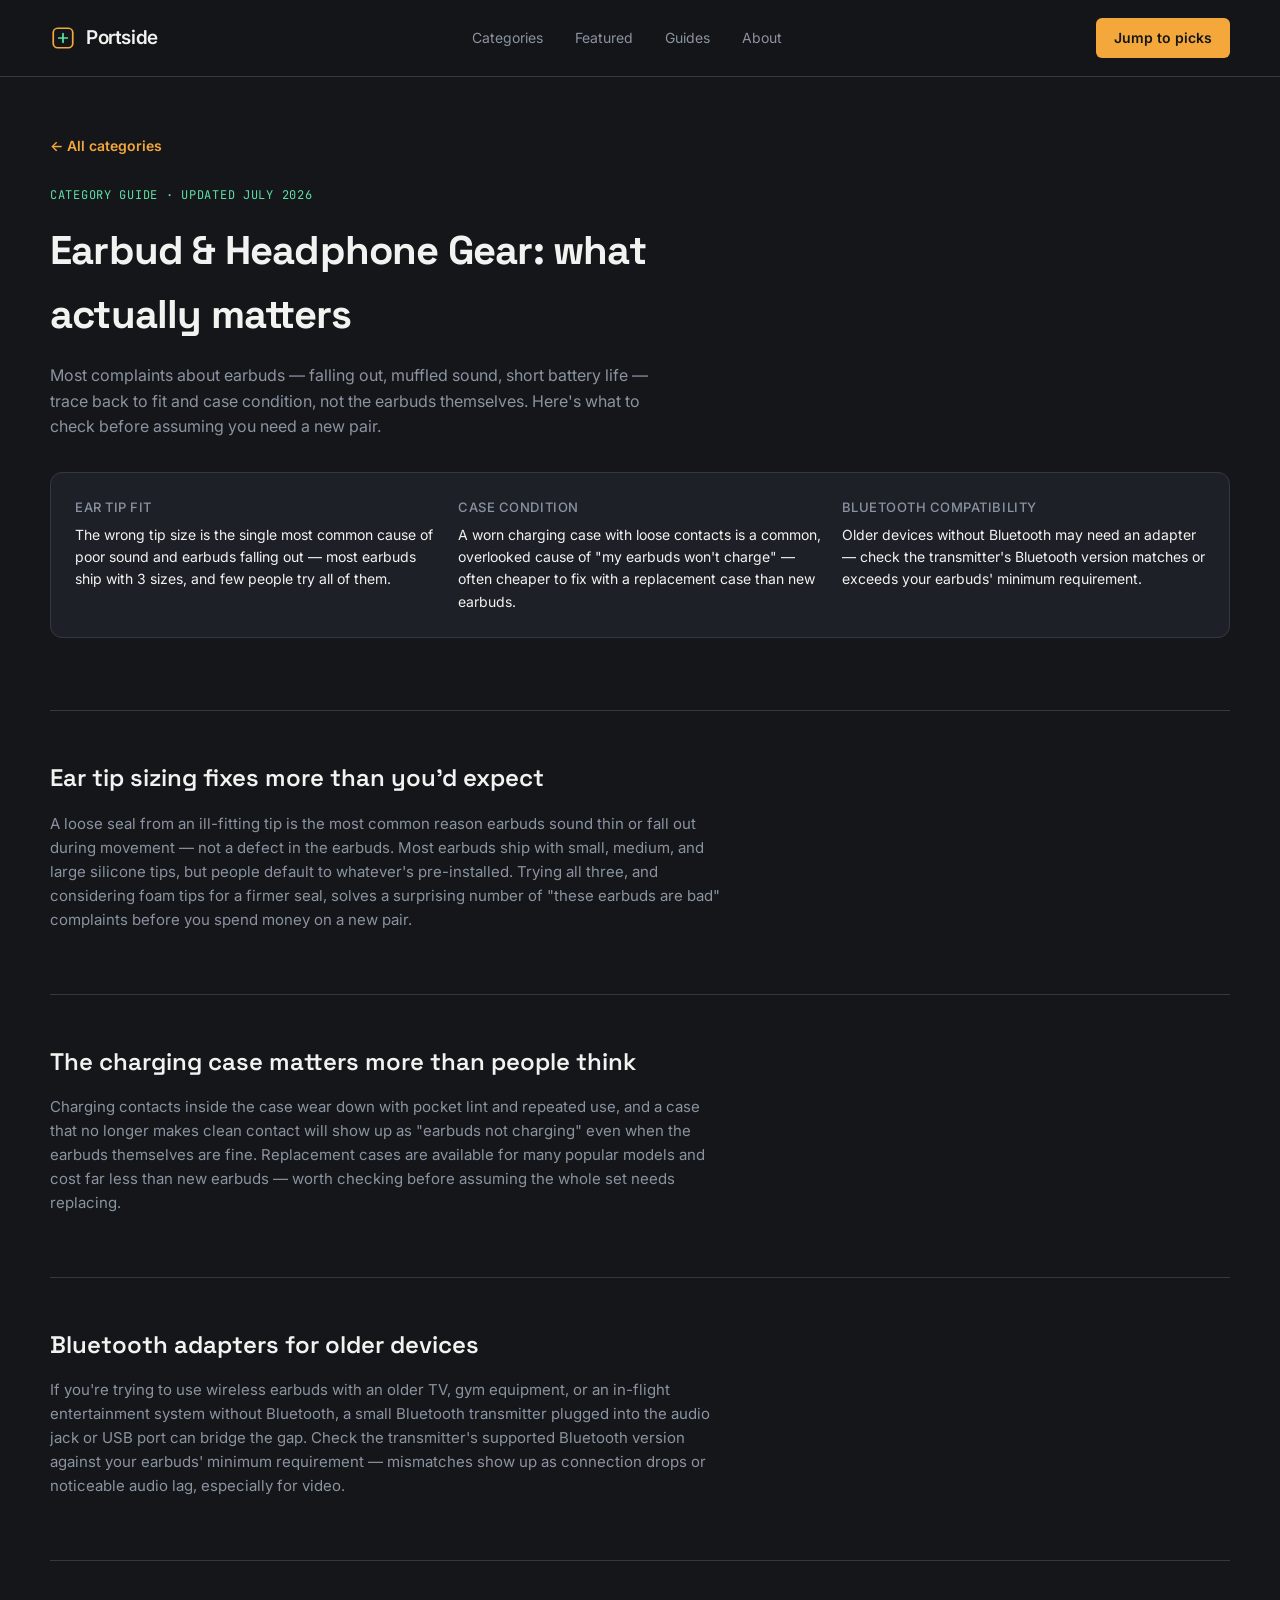
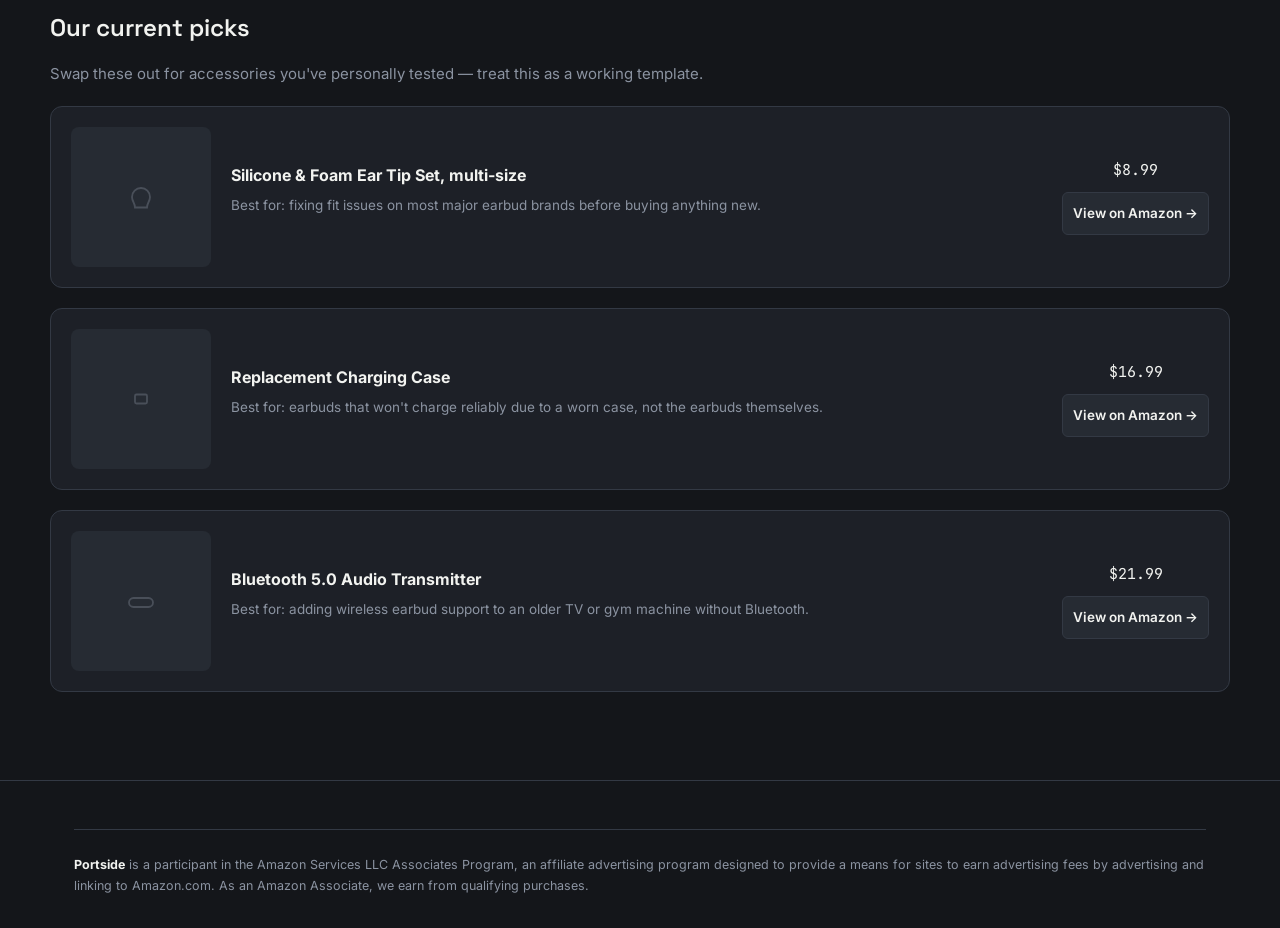
<file: earbud-headphone-gear.html>
<!DOCTYPE html>
<html lang="en">
<head>
<meta charset="UTF-8">
<meta name="viewport" content="width=device-width, initial-scale=1.0">
<title>Earbud & Headphone Gear — Portside</title>
<link rel="preconnect" href="https://fonts.googleapis.com">
<link href="https://fonts.googleapis.com/css2?family=Space+Grotesk:wght@400;500;600;700&family=Inter:wght@400;500;600&family=JetBrains+Mono:wght@400;500&display=swap" rel="stylesheet">
<link rel="stylesheet" href="styles.css">
</head>
<body>

<header>
  <div class="wrap nav">
    <a href="index.html" class="logo">
      <svg class="logo-mark" viewBox="0 0 24 24" fill="none"><rect x="3" y="3" width="18" height="18" rx="4" stroke="#f4a83b" stroke-width="1.6"/><path d="M8 12h8M12 8v8" stroke="#5fe0a5" stroke-width="1.6" stroke-linecap="round"/></svg>
      Portside
    </a>
    <nav class="nav-links">
      <a href="index.html#categories">Categories</a>
      <a href="index.html#featured">Featured</a>
      <a href="index.html#guides">Guides</a>
      <a href="index.html#about">About</a>
    </nav>
    <a href="#picks" class="nav-cta">Jump to picks</a>
    <button class="nav-toggle" aria-label="Menu">☰</button>
  </div>
</header>

<section class="review-hero wrap">
  <a href="index.html" class="back-link">← All categories</a>
  <span class="kicker">Category guide · Updated July 2026</span>
  <h1>Earbud &amp; Headphone Gear: what actually matters</h1>
  <p>Most complaints about earbuds — falling out, muffled sound, short battery life — trace back to fit and case condition, not the earbuds themselves. Here's what to check before assuming you need a new pair.</p>

  <div class="spec-callout">
    <div class="spec-item">
      <h4>Ear tip fit</h4>
      <p>The wrong tip size is the single most common cause of poor sound and earbuds falling out — most earbuds ship with 3 sizes, and few people try all of them.</p>
    </div>
    <div class="spec-item">
      <h4>Case condition</h4>
      <p>A worn charging case with loose contacts is a common, overlooked cause of "my earbuds won't charge" — often cheaper to fix with a replacement case than new earbuds.</p>
    </div>
    <div class="spec-item">
      <h4>Bluetooth compatibility</h4>
      <p>Older devices without Bluetooth may need an adapter — check the transmitter's Bluetooth version matches or exceeds your earbuds' minimum requirement.</p>
    </div>
  </div>
</section>

<section class="review-block wrap">
  <h2>Ear tip sizing fixes more than you'd expect</h2>
  <p>A loose seal from an ill-fitting tip is the most common reason earbuds sound thin or fall out during movement — not a defect in the earbuds. Most earbuds ship with small, medium, and large silicone tips, but people default to whatever's pre-installed. Trying all three, and considering foam tips for a firmer seal, solves a surprising number of "these earbuds are bad" complaints before you spend money on a new pair.</p>
</section>

<section class="review-block wrap">
  <h2>The charging case matters more than people think</h2>
  <p>Charging contacts inside the case wear down with pocket lint and repeated use, and a case that no longer makes clean contact will show up as "earbuds not charging" even when the earbuds themselves are fine. Replacement cases are available for many popular models and cost far less than new earbuds — worth checking before assuming the whole set needs replacing.</p>
</section>

<section class="review-block wrap">
  <h2>Bluetooth adapters for older devices</h2>
  <p>If you're trying to use wireless earbuds with an older TV, gym equipment, or an in-flight entertainment system without Bluetooth, a small Bluetooth transmitter plugged into the audio jack or USB port can bridge the gap. Check the transmitter's supported Bluetooth version against your earbuds' minimum requirement — mismatches show up as connection drops or noticeable audio lag, especially for video.</p>
</section>

<section class="review-block wrap" id="picks" style="border-bottom:none;">
  <h2>Our current picks</h2>
  <p>Swap these out for accessories you've personally tested — treat this as a working template.</p>

  <div class="pick-card">
    <div class="pick-media">
      <svg viewBox="0 0 24 24" fill="none" stroke="currentColor" stroke-width="1.2"><path d="M12 6a6 6 0 016 6c0 3-2 4-2 7H8c0-3-2-4-2-7a6 6 0 016-6z"/></svg>
    </div>
    <div class="pick-body">
      <h4>Silicone &amp; Foam Ear Tip Set, multi-size</h4>
      <p class="why">Best for: fixing fit issues on most major earbud brands before buying anything new.</p>
    </div>
    <div class="pick-cta">
      <div class="pick-price">$8.99</div>
      <a href="#" class="product-cta">View on Amazon →</a>
    </div>
  </div>

  <div class="pick-card">
    <div class="pick-media">
      <svg viewBox="0 0 24 24" fill="none" stroke="currentColor" stroke-width="1.2"><rect x="8" y="9" width="8" height="6" rx="1"/></svg>
    </div>
    <div class="pick-body">
      <h4>Replacement Charging Case</h4>
      <p class="why">Best for: earbuds that won't charge reliably due to a worn case, not the earbuds themselves.</p>
    </div>
    <div class="pick-cta">
      <div class="pick-price">$16.99</div>
      <a href="#" class="product-cta">View on Amazon →</a>
    </div>
  </div>

  <div class="pick-card">
    <div class="pick-media">
      <svg viewBox="0 0 24 24" fill="none" stroke="currentColor" stroke-width="1.2"><rect x="4" y="10" width="16" height="6" rx="3"/></svg>
    </div>
    <div class="pick-body">
      <h4>Bluetooth 5.0 Audio Transmitter</h4>
      <p class="why">Best for: adding wireless earbud support to an older TV or gym machine without Bluetooth.</p>
    </div>
    <div class="pick-cta">
      <div class="pick-price">$21.99</div>
      <a href="#" class="product-cta">View on Amazon →</a>
    </div>
  </div>
</section>

<footer>
  <div class="wrap">
    <div class="disclosure">
      <strong>Portside</strong> is a participant in the Amazon Services LLC Associates Program, an affiliate advertising program designed to provide a means for sites to earn advertising fees by advertising and linking to Amazon.com. As an Amazon Associate, we earn from qualifying purchases.
    </div>
  </div>
</footer>

</body>
</html>
</file>
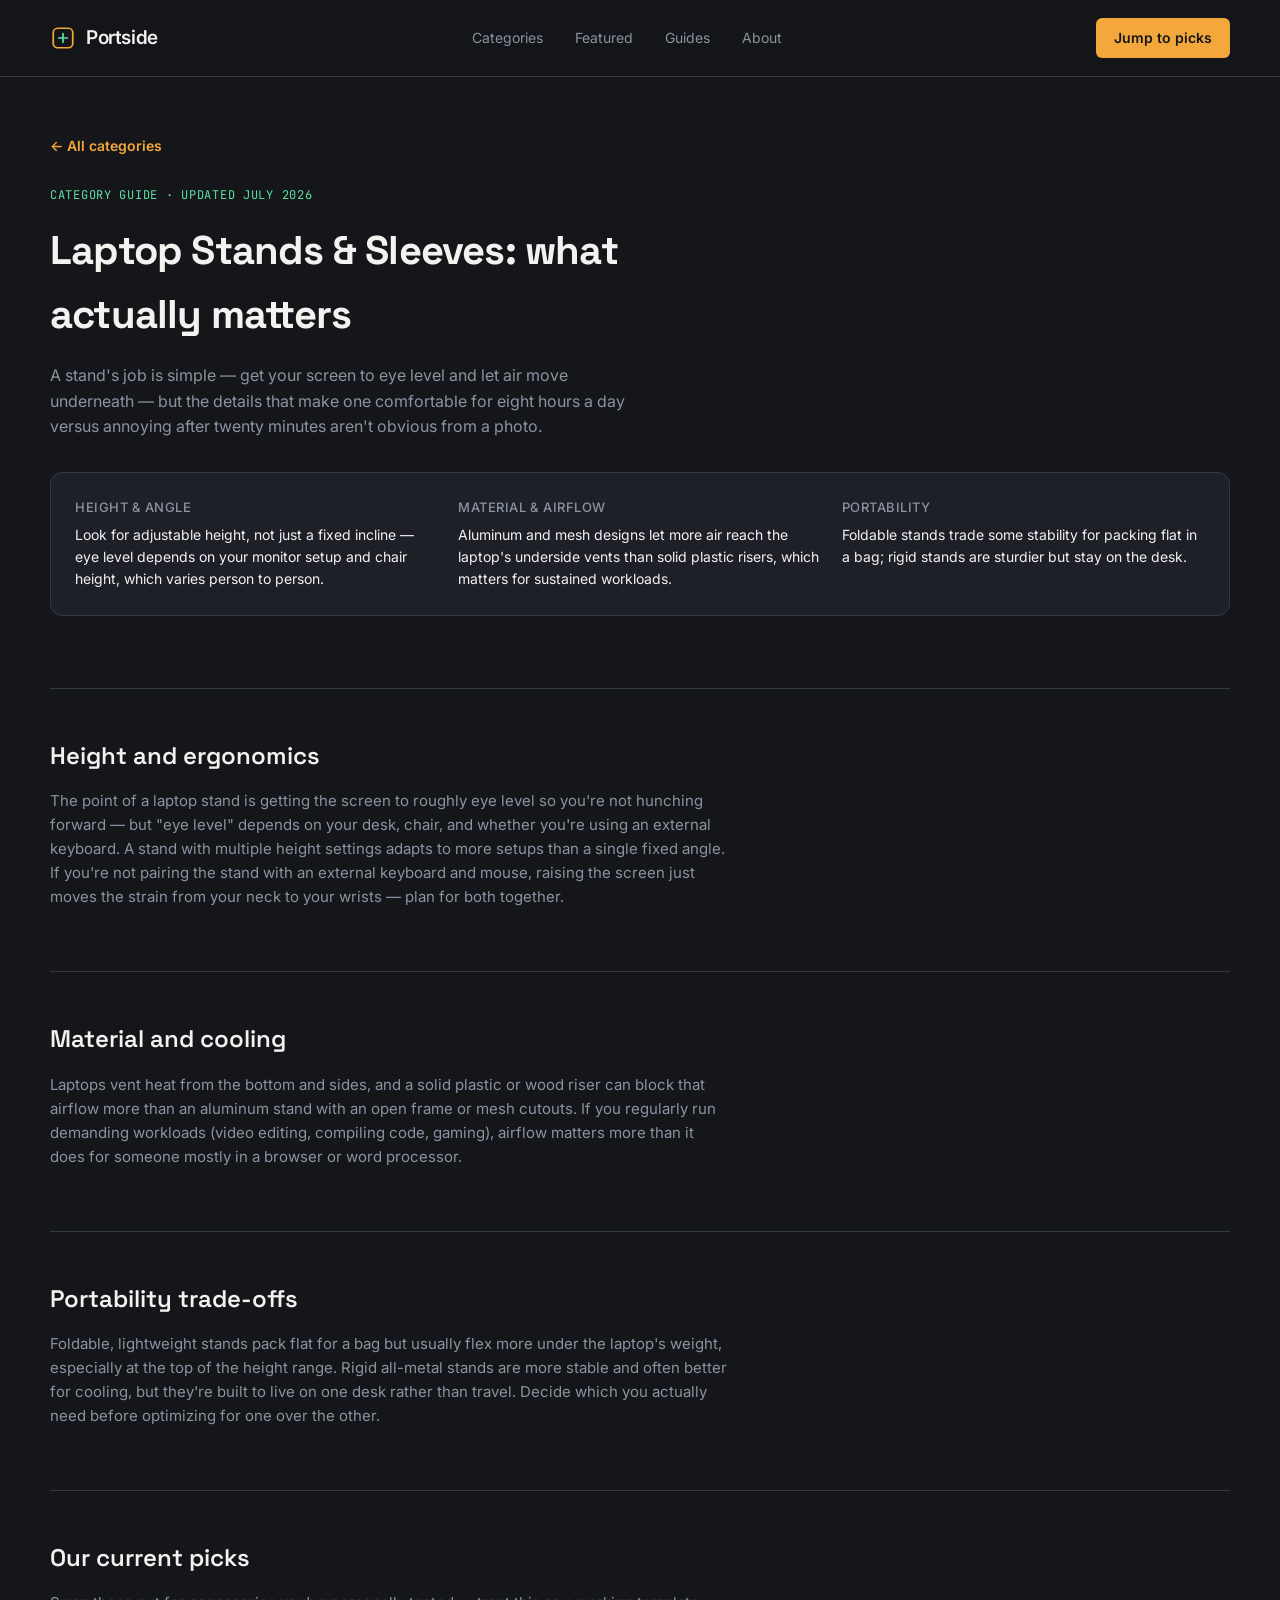
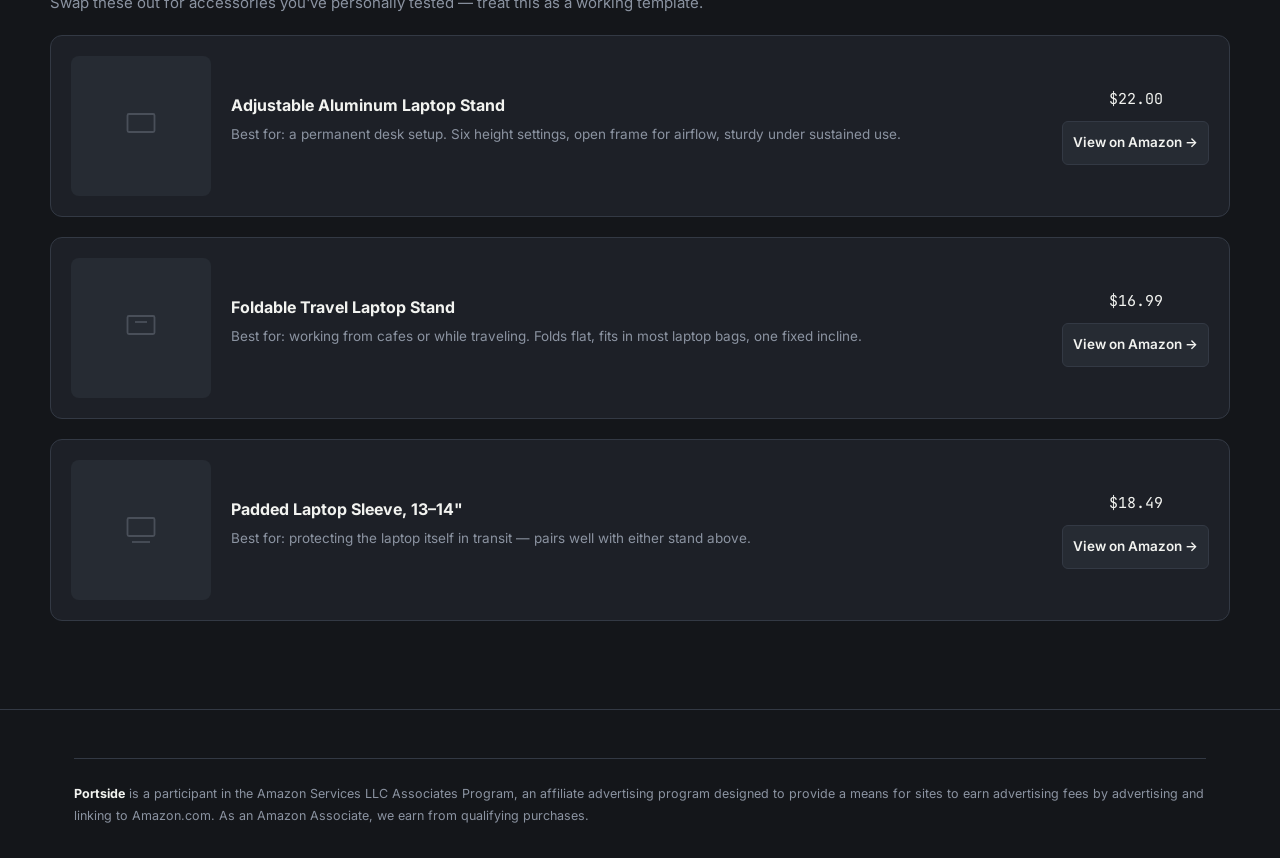
<file: laptop-stands-sleeves.html>
<!DOCTYPE html>
<html lang="en">
<head>
<meta charset="UTF-8">
<meta name="viewport" content="width=device-width, initial-scale=1.0">
<title>Laptop Stands & Sleeves — Portside</title>
<link rel="preconnect" href="https://fonts.googleapis.com">
<link href="https://fonts.googleapis.com/css2?family=Space+Grotesk:wght@400;500;600;700&family=Inter:wght@400;500;600&family=JetBrains+Mono:wght@400;500&display=swap" rel="stylesheet">
<link rel="stylesheet" href="styles.css">
</head>
<body>

<header>
  <div class="wrap nav">
    <a href="index.html" class="logo">
      <svg class="logo-mark" viewBox="0 0 24 24" fill="none"><rect x="3" y="3" width="18" height="18" rx="4" stroke="#f4a83b" stroke-width="1.6"/><path d="M8 12h8M12 8v8" stroke="#5fe0a5" stroke-width="1.6" stroke-linecap="round"/></svg>
      Portside
    </a>
    <nav class="nav-links">
      <a href="index.html#categories">Categories</a>
      <a href="index.html#featured">Featured</a>
      <a href="index.html#guides">Guides</a>
      <a href="index.html#about">About</a>
    </nav>
    <a href="#picks" class="nav-cta">Jump to picks</a>
    <button class="nav-toggle" aria-label="Menu">☰</button>
  </div>
</header>

<section class="review-hero wrap">
  <a href="index.html" class="back-link">← All categories</a>
  <span class="kicker">Category guide · Updated July 2026</span>
  <h1>Laptop Stands &amp; Sleeves: what actually matters</h1>
  <p>A stand's job is simple — get your screen to eye level and let air move underneath — but the details that make one comfortable for eight hours a day versus annoying after twenty minutes aren't obvious from a photo.</p>

  <div class="spec-callout">
    <div class="spec-item">
      <h4>Height &amp; angle</h4>
      <p>Look for adjustable height, not just a fixed incline — eye level depends on your monitor setup and chair height, which varies person to person.</p>
    </div>
    <div class="spec-item">
      <h4>Material &amp; airflow</h4>
      <p>Aluminum and mesh designs let more air reach the laptop's underside vents than solid plastic risers, which matters for sustained workloads.</p>
    </div>
    <div class="spec-item">
      <h4>Portability</h4>
      <p>Foldable stands trade some stability for packing flat in a bag; rigid stands are sturdier but stay on the desk.</p>
    </div>
  </div>
</section>

<section class="review-block wrap">
  <h2>Height and ergonomics</h2>
  <p>The point of a laptop stand is getting the screen to roughly eye level so you're not hunching forward — but "eye level" depends on your desk, chair, and whether you're using an external keyboard. A stand with multiple height settings adapts to more setups than a single fixed angle. If you're not pairing the stand with an external keyboard and mouse, raising the screen just moves the strain from your neck to your wrists — plan for both together.</p>
</section>

<section class="review-block wrap">
  <h2>Material and cooling</h2>
  <p>Laptops vent heat from the bottom and sides, and a solid plastic or wood riser can block that airflow more than an aluminum stand with an open frame or mesh cutouts. If you regularly run demanding workloads (video editing, compiling code, gaming), airflow matters more than it does for someone mostly in a browser or word processor.</p>
</section>

<section class="review-block wrap">
  <h2>Portability trade-offs</h2>
  <p>Foldable, lightweight stands pack flat for a bag but usually flex more under the laptop's weight, especially at the top of the height range. Rigid all-metal stands are more stable and often better for cooling, but they're built to live on one desk rather than travel. Decide which you actually need before optimizing for one over the other.</p>
</section>

<section class="review-block wrap" id="picks" style="border-bottom:none;">
  <h2>Our current picks</h2>
  <p>Swap these out for accessories you've personally tested — treat this as a working template.</p>

  <div class="pick-card">
    <div class="pick-media">
      <svg viewBox="0 0 24 24" fill="none" stroke="currentColor" stroke-width="1.2"><rect x="3" y="4" width="18" height="12" rx="1"/></svg>
    </div>
    <div class="pick-body">
      <h4>Adjustable Aluminum Laptop Stand</h4>
      <p class="why">Best for: a permanent desk setup. Six height settings, open frame for airflow, sturdy under sustained use.</p>
    </div>
    <div class="pick-cta">
      <div class="pick-price">$22.00</div>
      <a href="#" class="product-cta">View on Amazon →</a>
    </div>
  </div>

  <div class="pick-card">
    <div class="pick-media">
      <svg viewBox="0 0 24 24" fill="none" stroke="currentColor" stroke-width="1.2"><rect x="3" y="4" width="18" height="12" rx="1"/><line x1="8" y1="8" x2="16" y2="8"/></svg>
    </div>
    <div class="pick-body">
      <h4>Foldable Travel Laptop Stand</h4>
      <p class="why">Best for: working from cafes or while traveling. Folds flat, fits in most laptop bags, one fixed incline.</p>
    </div>
    <div class="pick-cta">
      <div class="pick-price">$16.99</div>
      <a href="#" class="product-cta">View on Amazon →</a>
    </div>
  </div>

  <div class="pick-card">
    <div class="pick-media">
      <svg viewBox="0 0 24 24" fill="none" stroke="currentColor" stroke-width="1.2"><rect x="3" y="4" width="18" height="12" rx="1"/><line x1="6" y1="20" x2="18" y2="20"/></svg>
    </div>
    <div class="pick-body">
      <h4>Padded Laptop Sleeve, 13–14"</h4>
      <p class="why">Best for: protecting the laptop itself in transit — pairs well with either stand above.</p>
    </div>
    <div class="pick-cta">
      <div class="pick-price">$18.49</div>
      <a href="#" class="product-cta">View on Amazon →</a>
    </div>
  </div>
</section>

<footer>
  <div class="wrap">
    <div class="disclosure">
      <strong>Portside</strong> is a participant in the Amazon Services LLC Associates Program, an affiliate advertising program designed to provide a means for sites to earn advertising fees by advertising and linking to Amazon.com. As an Amazon Associate, we earn from qualifying purchases.
    </div>
  </div>
</footer>

</body>
</html>
</file>
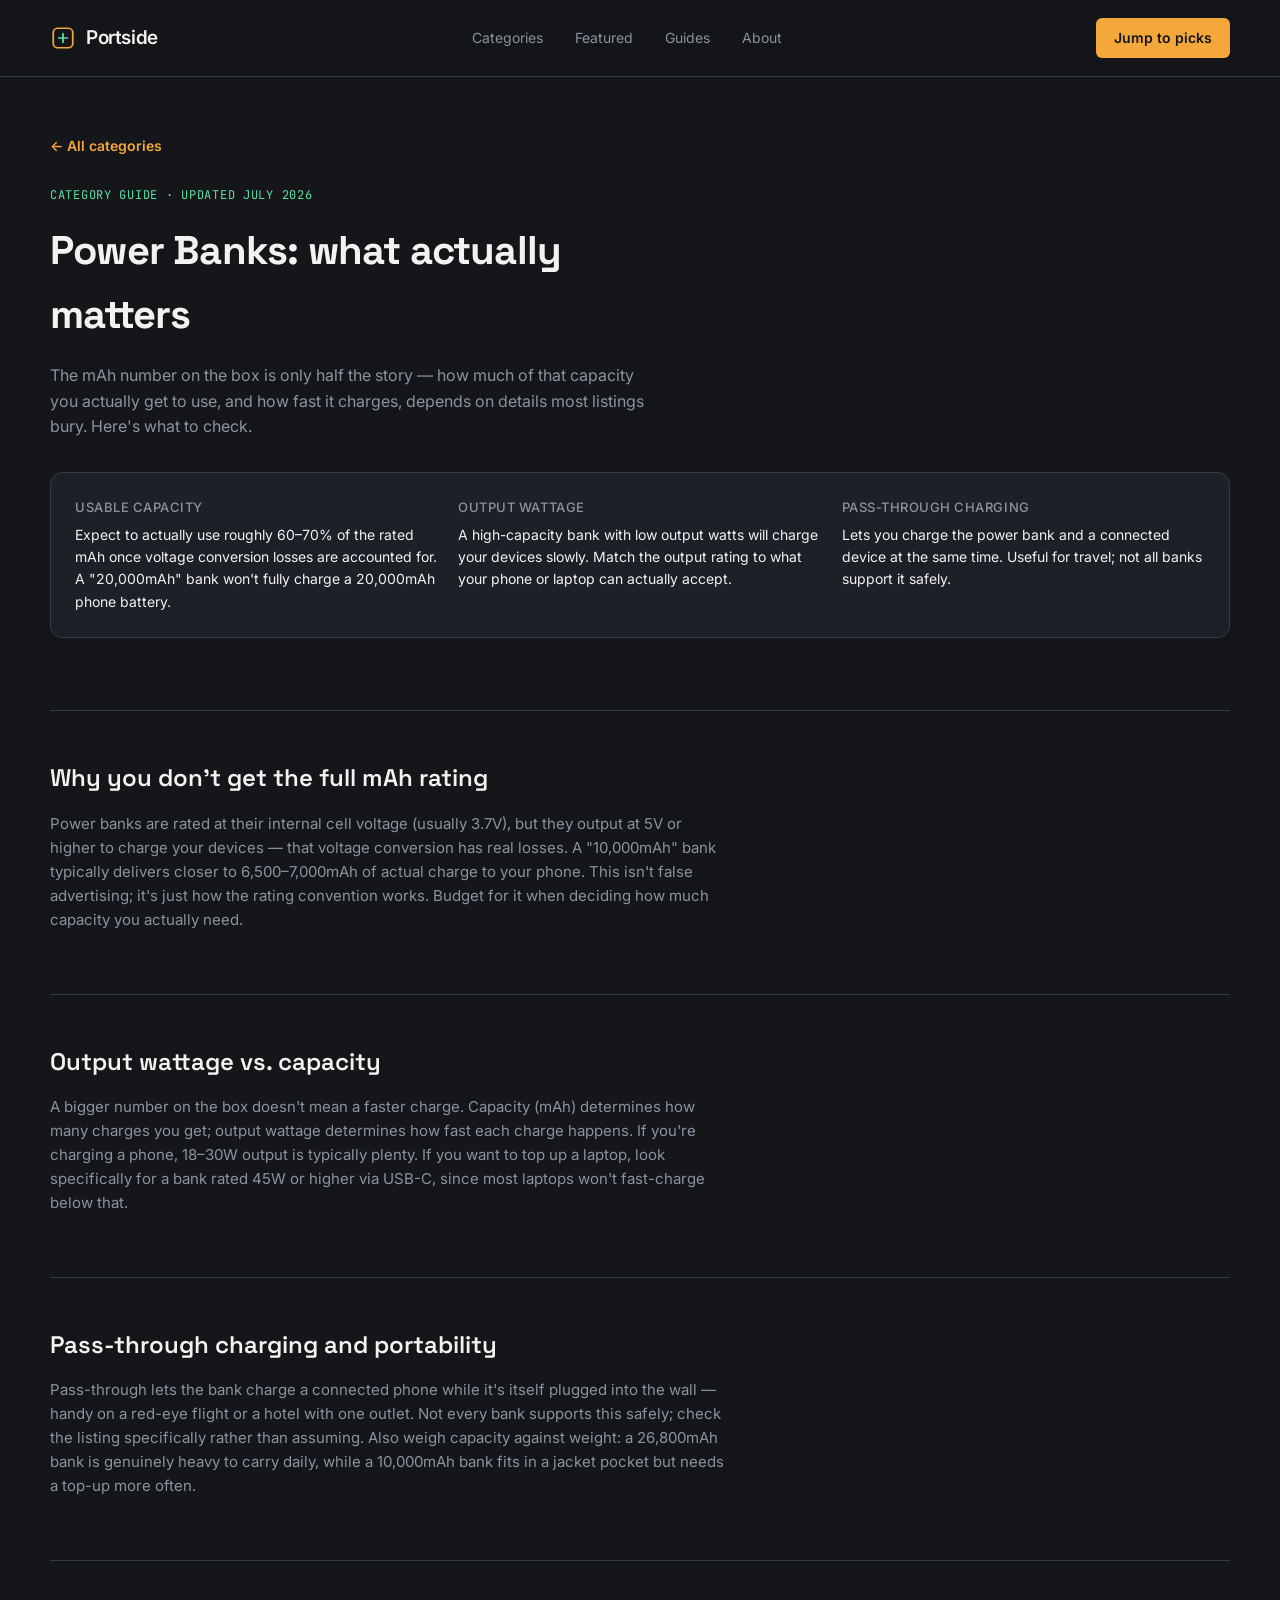
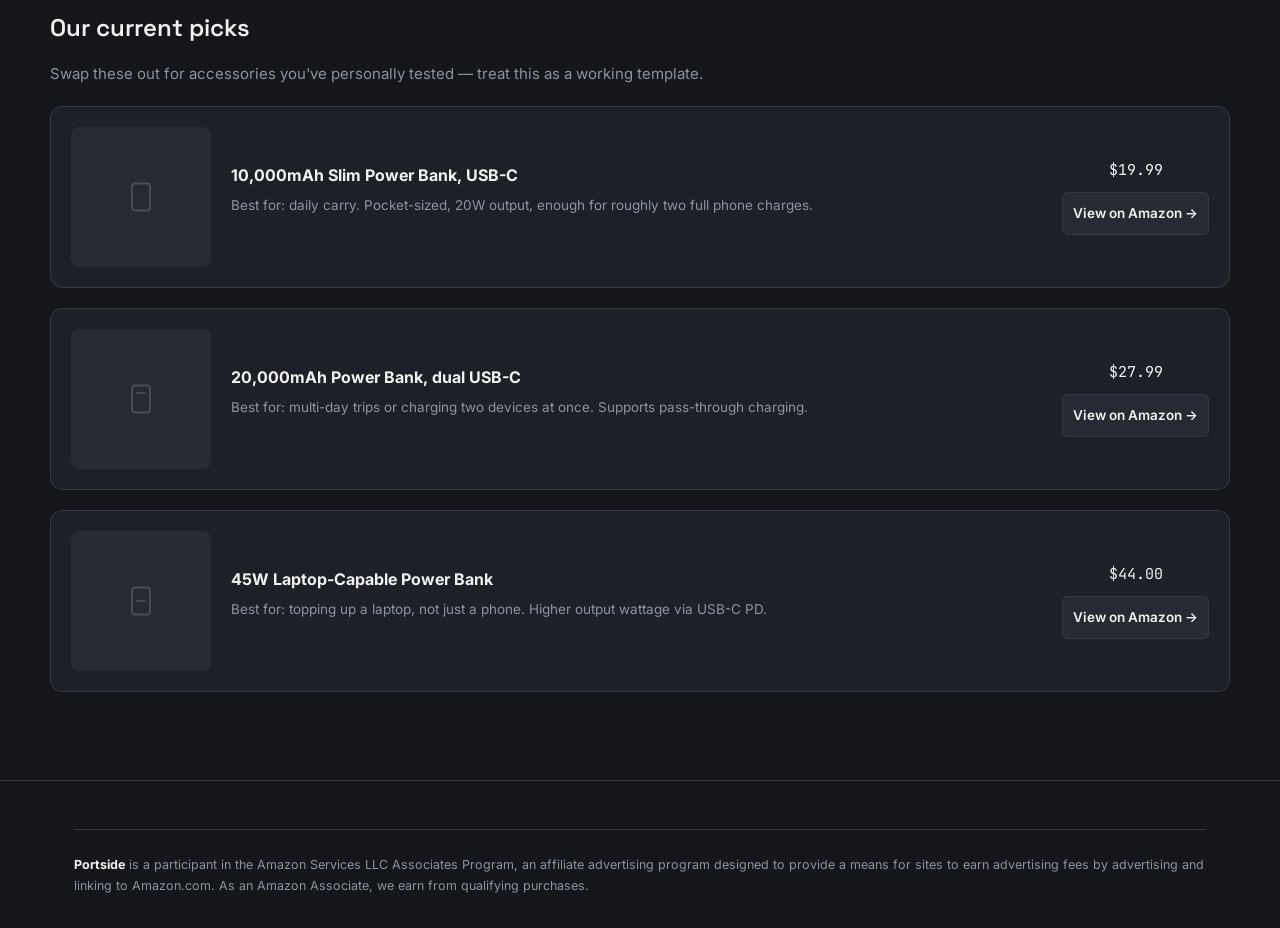
<file: power-banks.html>
<!DOCTYPE html>
<html lang="en">
<head>
<meta charset="UTF-8">
<meta name="viewport" content="width=device-width, initial-scale=1.0">
<title>Power Banks — Portside</title>
<link rel="preconnect" href="https://fonts.googleapis.com">
<link href="https://fonts.googleapis.com/css2?family=Space+Grotesk:wght@400;500;600;700&family=Inter:wght@400;500;600&family=JetBrains+Mono:wght@400;500&display=swap" rel="stylesheet">
<link rel="stylesheet" href="styles.css">
</head>
<body>

<header>
  <div class="wrap nav">
    <a href="index.html" class="logo">
      <svg class="logo-mark" viewBox="0 0 24 24" fill="none"><rect x="3" y="3" width="18" height="18" rx="4" stroke="#f4a83b" stroke-width="1.6"/><path d="M8 12h8M12 8v8" stroke="#5fe0a5" stroke-width="1.6" stroke-linecap="round"/></svg>
      Portside
    </a>
    <nav class="nav-links">
      <a href="index.html#categories">Categories</a>
      <a href="index.html#featured">Featured</a>
      <a href="index.html#guides">Guides</a>
      <a href="index.html#about">About</a>
    </nav>
    <a href="#picks" class="nav-cta">Jump to picks</a>
    <button class="nav-toggle" aria-label="Menu">☰</button>
  </div>
</header>

<section class="review-hero wrap">
  <a href="index.html" class="back-link">← All categories</a>
  <span class="kicker">Category guide · Updated July 2026</span>
  <h1>Power Banks: what actually matters</h1>
  <p>The mAh number on the box is only half the story — how much of that capacity you actually get to use, and how fast it charges, depends on details most listings bury. Here's what to check.</p>

  <div class="spec-callout">
    <div class="spec-item">
      <h4>Usable capacity</h4>
      <p>Expect to actually use roughly 60–70% of the rated mAh once voltage conversion losses are accounted for. A "20,000mAh" bank won't fully charge a 20,000mAh phone battery.</p>
    </div>
    <div class="spec-item">
      <h4>Output wattage</h4>
      <p>A high-capacity bank with low output watts will charge your devices slowly. Match the output rating to what your phone or laptop can actually accept.</p>
    </div>
    <div class="spec-item">
      <h4>Pass-through charging</h4>
      <p>Lets you charge the power bank and a connected device at the same time. Useful for travel; not all banks support it safely.</p>
    </div>
  </div>
</section>

<section class="review-block wrap">
  <h2>Why you don't get the full mAh rating</h2>
  <p>Power banks are rated at their internal cell voltage (usually 3.7V), but they output at 5V or higher to charge your devices — that voltage conversion has real losses. A "10,000mAh" bank typically delivers closer to 6,500–7,000mAh of actual charge to your phone. This isn't false advertising; it's just how the rating convention works. Budget for it when deciding how much capacity you actually need.</p>
</section>

<section class="review-block wrap">
  <h2>Output wattage vs. capacity</h2>
  <p>A bigger number on the box doesn't mean a faster charge. Capacity (mAh) determines how many charges you get; output wattage determines how fast each charge happens. If you're charging a phone, 18–30W output is typically plenty. If you want to top up a laptop, look specifically for a bank rated 45W or higher via USB-C, since most laptops won't fast-charge below that.</p>
</section>

<section class="review-block wrap">
  <h2>Pass-through charging and portability</h2>
  <p>Pass-through lets the bank charge a connected phone while it's itself plugged into the wall — handy on a red-eye flight or a hotel with one outlet. Not every bank supports this safely; check the listing specifically rather than assuming. Also weigh capacity against weight: a 26,800mAh bank is genuinely heavy to carry daily, while a 10,000mAh bank fits in a jacket pocket but needs a top-up more often.</p>
</section>

<section class="review-block wrap" id="picks" style="border-bottom:none;">
  <h2>Our current picks</h2>
  <p>Swap these out for accessories you've personally tested — treat this as a working template.</p>

  <div class="pick-card">
    <div class="pick-media">
      <svg viewBox="0 0 24 24" fill="none" stroke="currentColor" stroke-width="1.2"><rect x="6" y="3" width="12" height="18" rx="2"/></svg>
    </div>
    <div class="pick-body">
      <h4>10,000mAh Slim Power Bank, USB-C</h4>
      <p class="why">Best for: daily carry. Pocket-sized, 20W output, enough for roughly two full phone charges.</p>
    </div>
    <div class="pick-cta">
      <div class="pick-price">$19.99</div>
      <a href="#" class="product-cta">View on Amazon →</a>
    </div>
  </div>

  <div class="pick-card">
    <div class="pick-media">
      <svg viewBox="0 0 24 24" fill="none" stroke="currentColor" stroke-width="1.2"><rect x="6" y="3" width="12" height="18" rx="2"/><line x1="9" y1="8" x2="15" y2="8"/></svg>
    </div>
    <div class="pick-body">
      <h4>20,000mAh Power Bank, dual USB-C</h4>
      <p class="why">Best for: multi-day trips or charging two devices at once. Supports pass-through charging.</p>
    </div>
    <div class="pick-cta">
      <div class="pick-price">$27.99</div>
      <a href="#" class="product-cta">View on Amazon →</a>
    </div>
  </div>

  <div class="pick-card">
    <div class="pick-media">
      <svg viewBox="0 0 24 24" fill="none" stroke="currentColor" stroke-width="1.2"><rect x="6" y="3" width="12" height="18" rx="2"/><line x1="9" y1="12" x2="15" y2="12"/></svg>
    </div>
    <div class="pick-body">
      <h4>45W Laptop-Capable Power Bank</h4>
      <p class="why">Best for: topping up a laptop, not just a phone. Higher output wattage via USB-C PD.</p>
    </div>
    <div class="pick-cta">
      <div class="pick-price">$44.00</div>
      <a href="#" class="product-cta">View on Amazon →</a>
    </div>
  </div>
</section>

<footer>
  <div class="wrap">
    <div class="disclosure">
      <strong>Portside</strong> is a participant in the Amazon Services LLC Associates Program, an affiliate advertising program designed to provide a means for sites to earn advertising fees by advertising and linking to Amazon.com. As an Amazon Associate, we earn from qualifying purchases.
    </div>
  </div>
</footer>

</body>
</html>
</file>
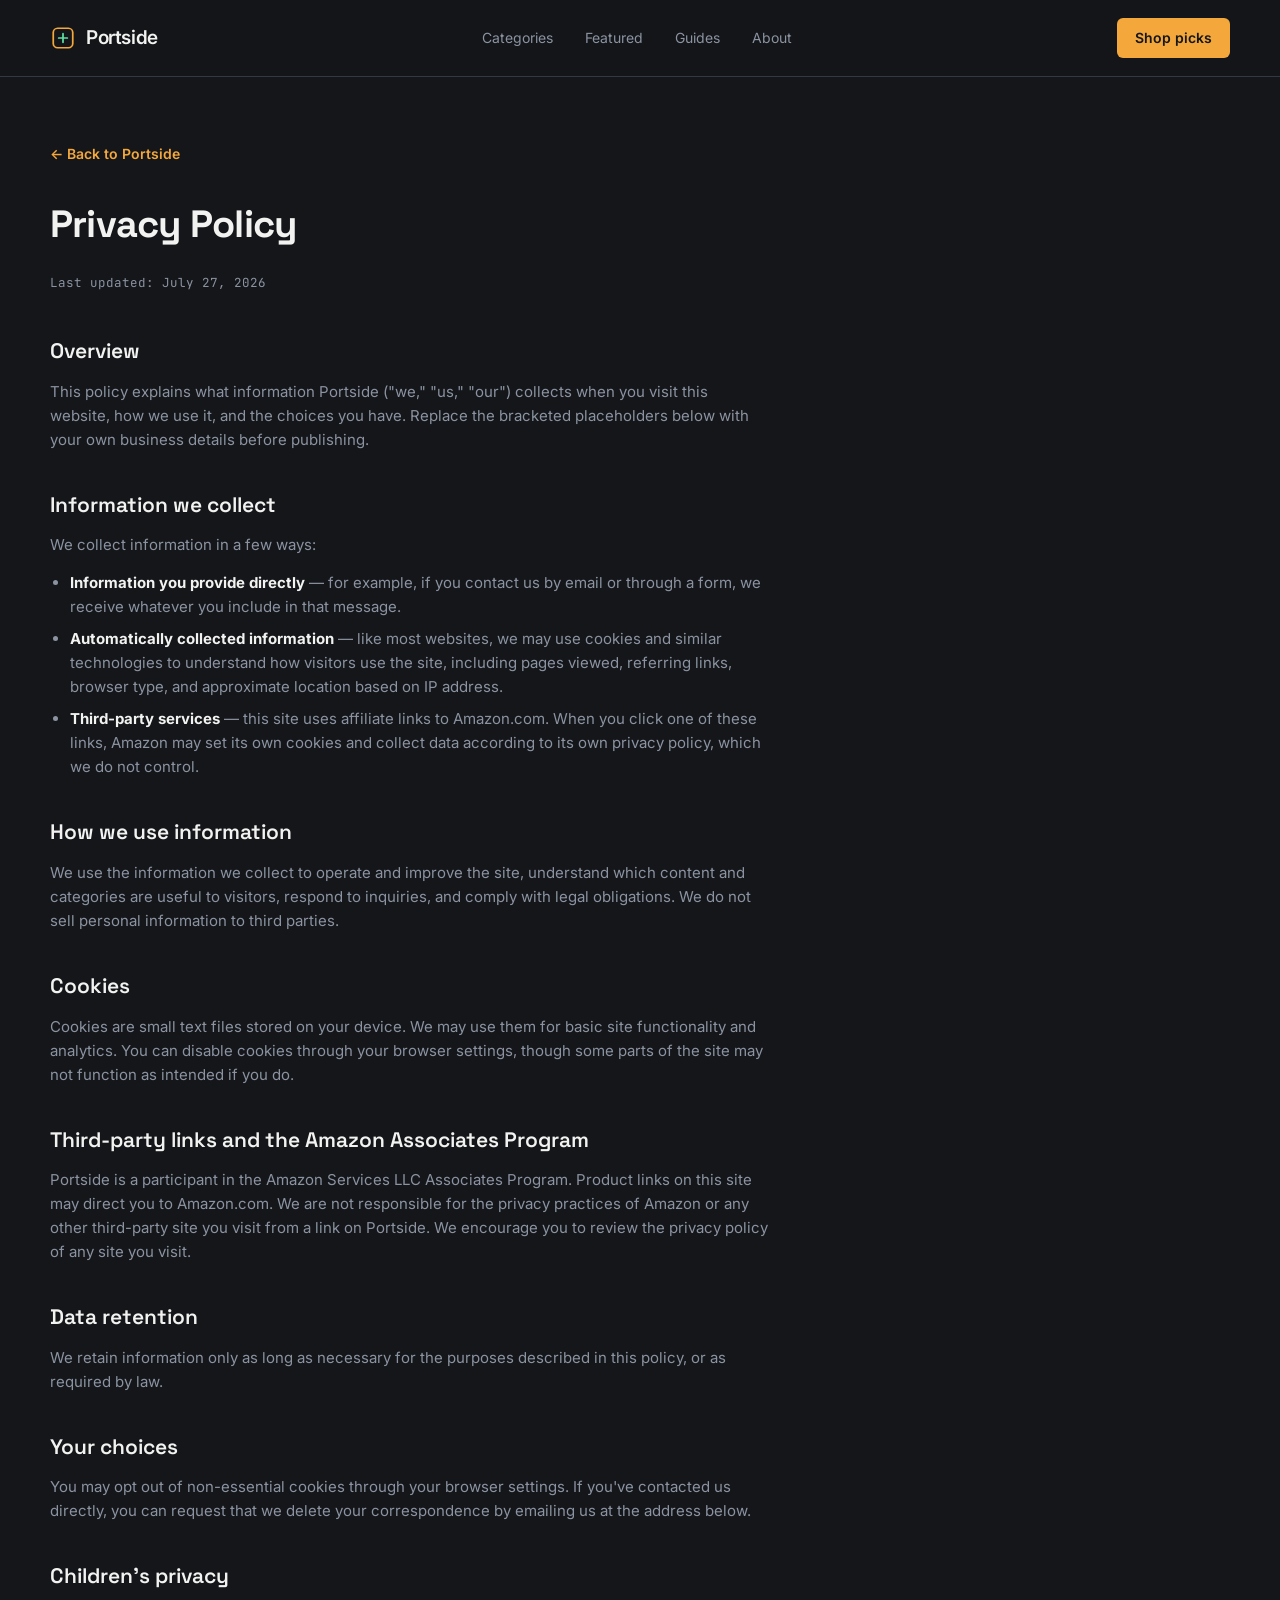
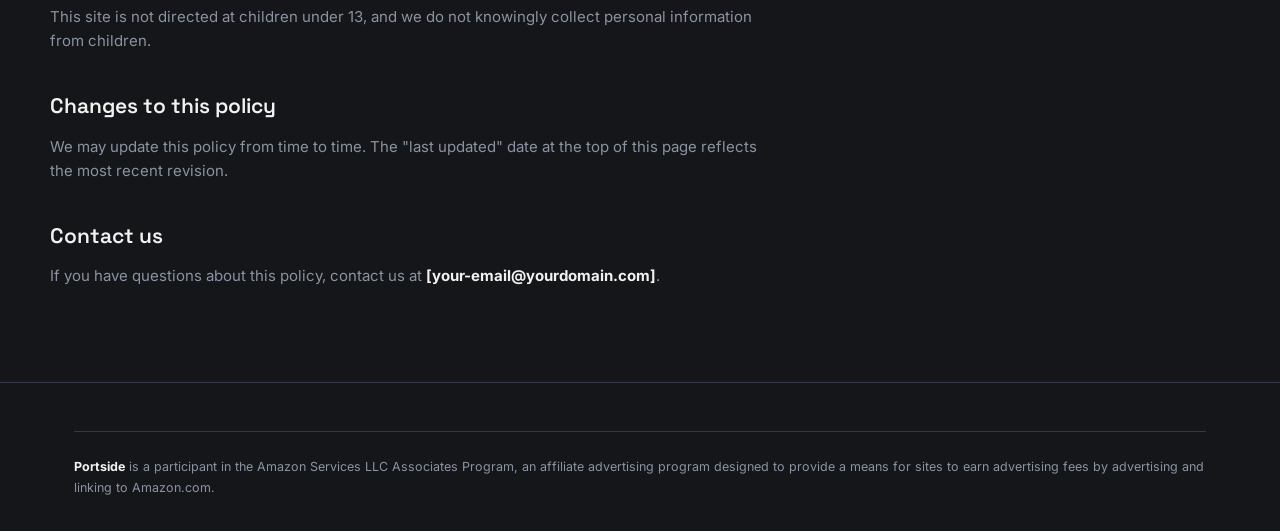
<file: privacy.html>
<!DOCTYPE html>
<html lang="en">
<head>
<meta charset="UTF-8">
<meta name="viewport" content="width=device-width, initial-scale=1.0">
<title>Privacy Policy — Portside</title>
<link rel="preconnect" href="https://fonts.googleapis.com">
<link href="https://fonts.googleapis.com/css2?family=Space+Grotesk:wght@400;500;600;700&family=Inter:wght@400;500;600&family=JetBrains+Mono:wght@400;500&display=swap" rel="stylesheet">
<link rel="stylesheet" href="styles.css">
</head>
<body>

<header>
  <div class="wrap nav">
    <a href="index.html" class="logo">
      <svg class="logo-mark" viewBox="0 0 24 24" fill="none"><rect x="3" y="3" width="18" height="18" rx="4" stroke="#f4a83b" stroke-width="1.6"/><path d="M8 12h8M12 8v8" stroke="#5fe0a5" stroke-width="1.6" stroke-linecap="round"/></svg>
      Portside
    </a>
    <nav class="nav-links">
      <a href="index.html#categories">Categories</a>
      <a href="index.html#featured">Featured</a>
      <a href="index.html#guides">Guides</a>
      <a href="index.html#about">About</a>
    </nav>
    <a href="index.html#featured" class="nav-cta">Shop picks</a>
    <button class="nav-toggle" aria-label="Menu">☰</button>
  </div>
</header>

<section class="article wrap">
  <a href="index.html" class="back-link">← Back to Portside</a>
  <div class="article-head">
    <h1>Privacy Policy</h1>
    <span class="updated">Last updated: July 27, 2026</span>
  </div>

  <div class="prose">
    <h2>Overview</h2>
    <p>This policy explains what information Portside ("we," "us," "our") collects when you visit this website, how we use it, and the choices you have. Replace the bracketed placeholders below with your own business details before publishing.</p>

    <h2>Information we collect</h2>
    <p>We collect information in a few ways:</p>
    <ul>
      <li><strong>Information you provide directly</strong> — for example, if you contact us by email or through a form, we receive whatever you include in that message.</li>
      <li><strong>Automatically collected information</strong> — like most websites, we may use cookies and similar technologies to understand how visitors use the site, including pages viewed, referring links, browser type, and approximate location based on IP address.</li>
      <li><strong>Third-party services</strong> — this site uses affiliate links to Amazon.com. When you click one of these links, Amazon may set its own cookies and collect data according to its own privacy policy, which we do not control.</li>
    </ul>

    <h2>How we use information</h2>
    <p>We use the information we collect to operate and improve the site, understand which content and categories are useful to visitors, respond to inquiries, and comply with legal obligations. We do not sell personal information to third parties.</p>

    <h2>Cookies</h2>
    <p>Cookies are small text files stored on your device. We may use them for basic site functionality and analytics. You can disable cookies through your browser settings, though some parts of the site may not function as intended if you do.</p>

    <h2>Third-party links and the Amazon Associates Program</h2>
    <p>Portside is a participant in the Amazon Services LLC Associates Program. Product links on this site may direct you to Amazon.com. We are not responsible for the privacy practices of Amazon or any other third-party site you visit from a link on Portside. We encourage you to review the privacy policy of any site you visit.</p>

    <h2>Data retention</h2>
    <p>We retain information only as long as necessary for the purposes described in this policy, or as required by law.</p>

    <h2>Your choices</h2>
    <p>You may opt out of non-essential cookies through your browser settings. If you've contacted us directly, you can request that we delete your correspondence by emailing us at the address below.</p>

    <h2>Children's privacy</h2>
    <p>This site is not directed at children under 13, and we do not knowingly collect personal information from children.</p>

    <h2>Changes to this policy</h2>
    <p>We may update this policy from time to time. The "last updated" date at the top of this page reflects the most recent revision.</p>

    <h2>Contact us</h2>
    <p>If you have questions about this policy, contact us at <strong>[your-email@yourdomain.com]</strong>.</p>
  </div>
</section>

<footer>
  <div class="wrap">
    <div class="disclosure">
      <strong>Portside</strong> is a participant in the Amazon Services LLC Associates Program, an affiliate advertising program designed to provide a means for sites to earn advertising fees by advertising and linking to Amazon.com.
    </div>
  </div>
</footer>

</body>
</html>
</file>
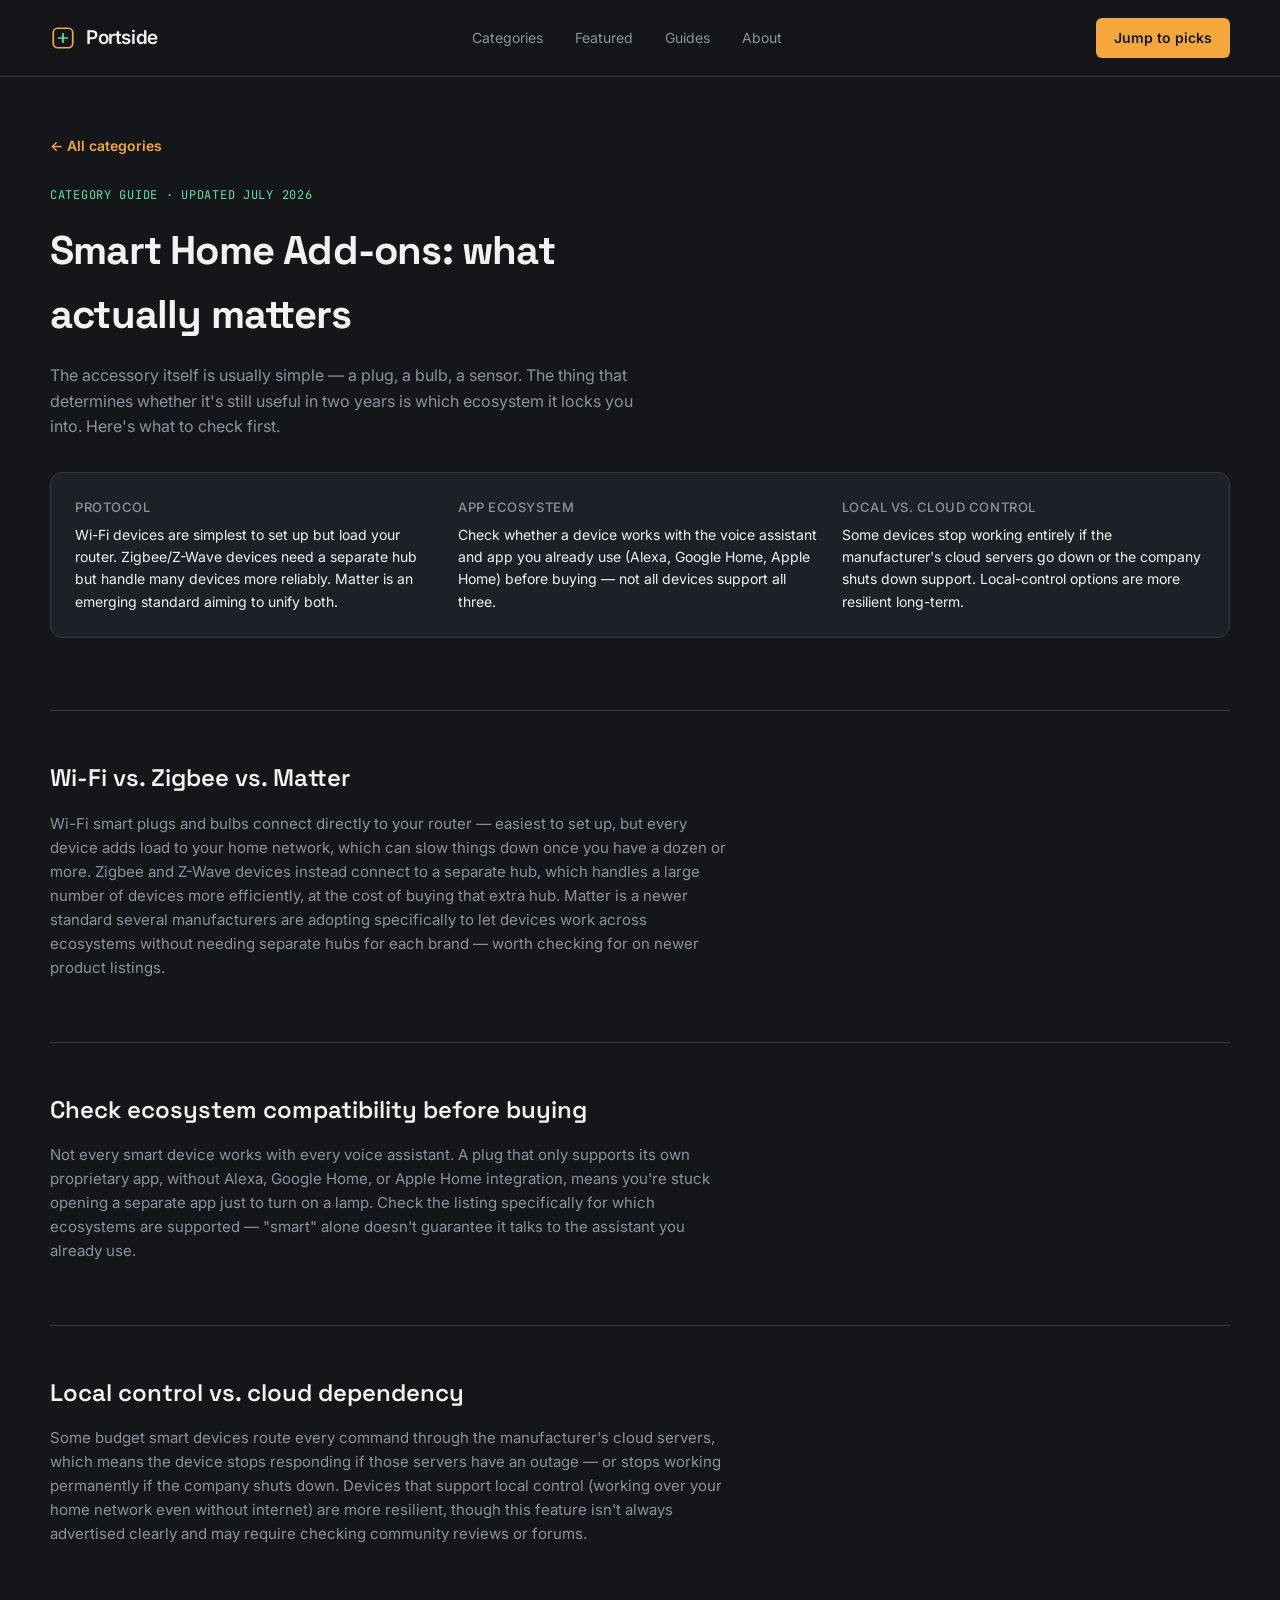
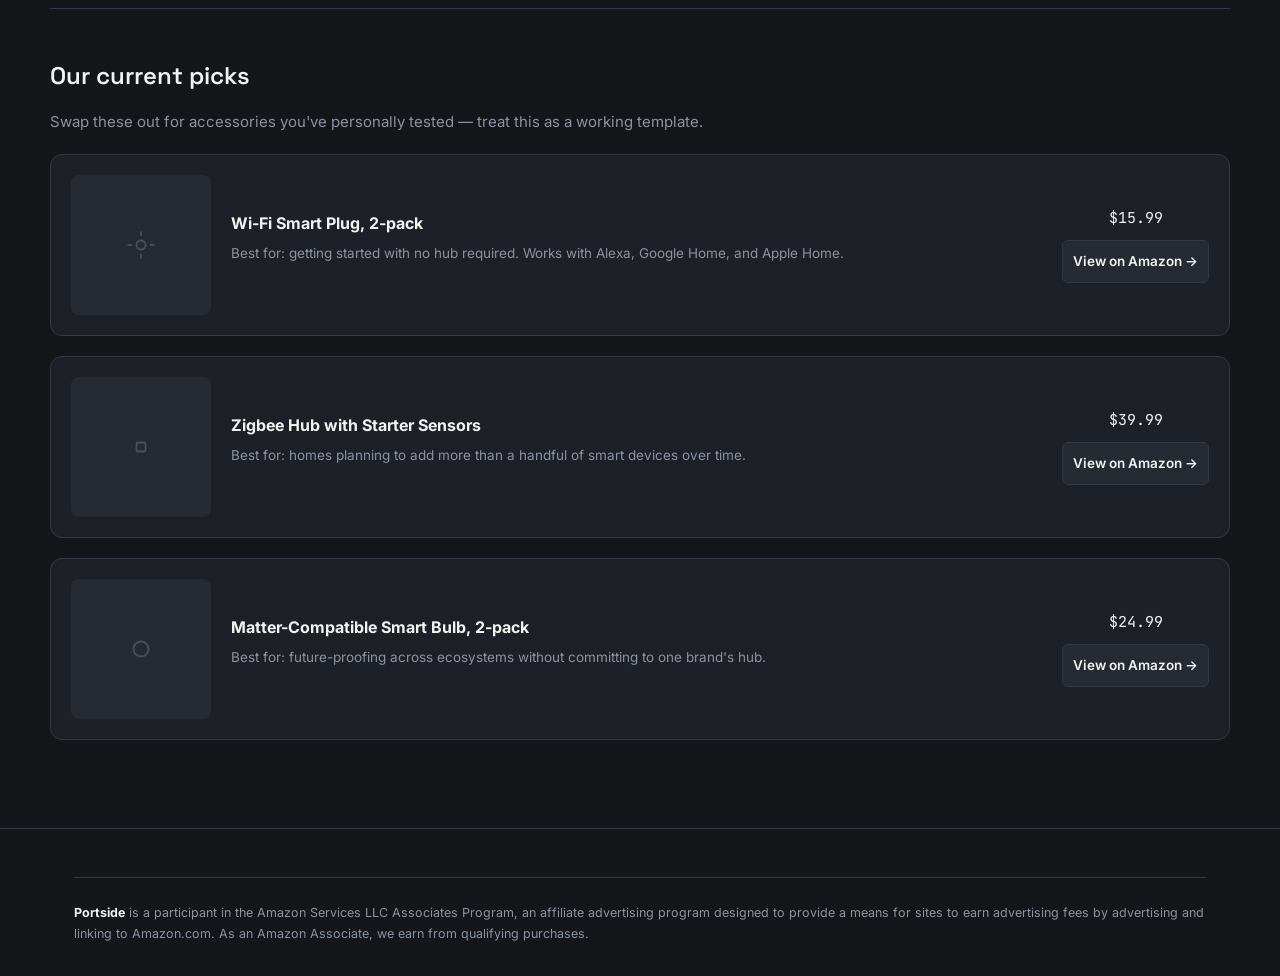
<file: smart-home-addons.html>
<!DOCTYPE html>
<html lang="en">
<head>
<meta charset="UTF-8">
<meta name="viewport" content="width=device-width, initial-scale=1.0">
<title>Smart Home Add-ons — Portside</title>
<link rel="preconnect" href="https://fonts.googleapis.com">
<link href="https://fonts.googleapis.com/css2?family=Space+Grotesk:wght@400;500;600;700&family=Inter:wght@400;500;600&family=JetBrains+Mono:wght@400;500&display=swap" rel="stylesheet">
<link rel="stylesheet" href="styles.css">
</head>
<body>

<header>
  <div class="wrap nav">
    <a href="index.html" class="logo">
      <svg class="logo-mark" viewBox="0 0 24 24" fill="none"><rect x="3" y="3" width="18" height="18" rx="4" stroke="#f4a83b" stroke-width="1.6"/><path d="M8 12h8M12 8v8" stroke="#5fe0a5" stroke-width="1.6" stroke-linecap="round"/></svg>
      Portside
    </a>
    <nav class="nav-links">
      <a href="index.html#categories">Categories</a>
      <a href="index.html#featured">Featured</a>
      <a href="index.html#guides">Guides</a>
      <a href="index.html#about">About</a>
    </nav>
    <a href="#picks" class="nav-cta">Jump to picks</a>
    <button class="nav-toggle" aria-label="Menu">☰</button>
  </div>
</header>

<section class="review-hero wrap">
  <a href="index.html" class="back-link">← All categories</a>
  <span class="kicker">Category guide · Updated July 2026</span>
  <h1>Smart Home Add-ons: what actually matters</h1>
  <p>The accessory itself is usually simple — a plug, a bulb, a sensor. The thing that determines whether it's still useful in two years is which ecosystem it locks you into. Here's what to check first.</p>

  <div class="spec-callout">
    <div class="spec-item">
      <h4>Protocol</h4>
      <p>Wi-Fi devices are simplest to set up but load your router. Zigbee/Z-Wave devices need a separate hub but handle many devices more reliably. Matter is an emerging standard aiming to unify both.</p>
    </div>
    <div class="spec-item">
      <h4>App ecosystem</h4>
      <p>Check whether a device works with the voice assistant and app you already use (Alexa, Google Home, Apple Home) before buying — not all devices support all three.</p>
    </div>
    <div class="spec-item">
      <h4>Local vs. cloud control</h4>
      <p>Some devices stop working entirely if the manufacturer's cloud servers go down or the company shuts down support. Local-control options are more resilient long-term.</p>
    </div>
  </div>
</section>

<section class="review-block wrap">
  <h2>Wi-Fi vs. Zigbee vs. Matter</h2>
  <p>Wi-Fi smart plugs and bulbs connect directly to your router — easiest to set up, but every device adds load to your home network, which can slow things down once you have a dozen or more. Zigbee and Z-Wave devices instead connect to a separate hub, which handles a large number of devices more efficiently, at the cost of buying that extra hub. Matter is a newer standard several manufacturers are adopting specifically to let devices work across ecosystems without needing separate hubs for each brand — worth checking for on newer product listings.</p>
</section>

<section class="review-block wrap">
  <h2>Check ecosystem compatibility before buying</h2>
  <p>Not every smart device works with every voice assistant. A plug that only supports its own proprietary app, without Alexa, Google Home, or Apple Home integration, means you're stuck opening a separate app just to turn on a lamp. Check the listing specifically for which ecosystems are supported — "smart" alone doesn't guarantee it talks to the assistant you already use.</p>
</section>

<section class="review-block wrap">
  <h2>Local control vs. cloud dependency</h2>
  <p>Some budget smart devices route every command through the manufacturer's cloud servers, which means the device stops responding if those servers have an outage — or stops working permanently if the company shuts down. Devices that support local control (working over your home network even without internet) are more resilient, though this feature isn't always advertised clearly and may require checking community reviews or forums.</p>
</section>

<section class="review-block wrap" id="picks" style="border-bottom:none;">
  <h2>Our current picks</h2>
  <p>Swap these out for accessories you've personally tested — treat this as a working template.</p>

  <div class="pick-card">
    <div class="pick-media">
      <svg viewBox="0 0 24 24" fill="none" stroke="currentColor" stroke-width="1.2"><circle cx="12" cy="12" r="3"/><path d="M12 3v3M12 18v3M3 12h3M18 12h3"/></svg>
    </div>
    <div class="pick-body">
      <h4>Wi-Fi Smart Plug, 2-pack</h4>
      <p class="why">Best for: getting started with no hub required. Works with Alexa, Google Home, and Apple Home.</p>
    </div>
    <div class="pick-cta">
      <div class="pick-price">$15.99</div>
      <a href="#" class="product-cta">View on Amazon →</a>
    </div>
  </div>

  <div class="pick-card">
    <div class="pick-media">
      <svg viewBox="0 0 24 24" fill="none" stroke="currentColor" stroke-width="1.2"><rect x="9" y="9" width="6" height="6" rx="1"/></svg>
    </div>
    <div class="pick-body">
      <h4>Zigbee Hub with Starter Sensors</h4>
      <p class="why">Best for: homes planning to add more than a handful of smart devices over time.</p>
    </div>
    <div class="pick-cta">
      <div class="pick-price">$39.99</div>
      <a href="#" class="product-cta">View on Amazon →</a>
    </div>
  </div>

  <div class="pick-card">
    <div class="pick-media">
      <svg viewBox="0 0 24 24" fill="none" stroke="currentColor" stroke-width="1.2"><circle cx="12" cy="12" r="5"/></svg>
    </div>
    <div class="pick-body">
      <h4>Matter-Compatible Smart Bulb, 2-pack</h4>
      <p class="why">Best for: future-proofing across ecosystems without committing to one brand's hub.</p>
    </div>
    <div class="pick-cta">
      <div class="pick-price">$24.99</div>
      <a href="#" class="product-cta">View on Amazon →</a>
    </div>
  </div>
</section>

<footer>
  <div class="wrap">
    <div class="disclosure">
      <strong>Portside</strong> is a participant in the Amazon Services LLC Associates Program, an affiliate advertising program designed to provide a means for sites to earn advertising fees by advertising and linking to Amazon.com. As an Amazon Associate, we earn from qualifying purchases.
    </div>
  </div>
</footer>

</body>
</html>
</file>
<file: styles.css>
:root{
    --bg:#14161a;
    --surface:#1d2027;
    --surface-2:#262b33;
    --text:#f2f3f0;
    --text-muted:#8b93a1;
    --amber:#f4a83b;
    --green:#5fe0a5;
    --border:#333944;
    --radius:10px;
  }
  *{box-sizing:border-box;margin:0;padding:0;}
  html{scroll-behavior:smooth;}
  body{
    background:var(--bg);
    color:var(--text);
    font-family:'Inter',sans-serif;
    line-height:1.6;
    -webkit-font-smoothing:antialiased;
  }
  h1,h2,h3,.display{font-family:'Space Grotesk',sans-serif;}
  .mono{font-family:'JetBrains Mono',monospace;}
  a{color:inherit;text-decoration:none;}
  img{max-width:100%;display:block;}
  .wrap{max-width:1180px;margin:0 auto;padding:0 24px;}

  /* Header */
  header{
    position:sticky;top:0;z-index:50;
    background:rgba(20,22,26,0.88);
    backdrop-filter:blur(10px);
    border-bottom:1px solid var(--border);
  }
  .nav{display:flex;align-items:center;justify-content:space-between;padding:18px 0;}
  .logo{display:flex;align-items:center;gap:10px;font-size:19px;font-weight:600;letter-spacing:-0.02em;}
  .logo-mark{width:26px;height:26px;flex-shrink:0;}
  .nav-links{display:flex;gap:32px;font-size:14px;color:var(--text-muted);}
  .nav-links a:hover{color:var(--text);}
  .nav-cta{
    background:var(--amber);color:#14161a;font-weight:600;font-size:14px;
    padding:9px 18px;border-radius:6px;
  }
  .nav-toggle{display:none;background:none;border:none;color:var(--text);font-size:24px;cursor:pointer;}

  /* Hero */
  .hero{padding:88px 0 64px;position:relative;overflow:hidden;}
  .hero-grid{display:grid;grid-template-columns:1.1fr 0.9fr;gap:56px;align-items:center;}
  .eyebrow{
    display:inline-flex;align-items:center;gap:8px;
    color:var(--green);font-size:12.5px;letter-spacing:0.08em;text-transform:uppercase;
    margin-bottom:20px;
  }
  .eyebrow::before{content:'';width:6px;height:6px;border-radius:50%;background:var(--green);}
  .hero h1{
    font-size:52px;line-height:1.06;letter-spacing:-0.02em;font-weight:600;
    margin-bottom:22px;
  }
  .hero h1 em{font-style:normal;color:var(--amber);}
  .hero p{color:var(--text-muted);font-size:17px;max-width:480px;margin-bottom:32px;}
  .hero-actions{display:flex;gap:14px;flex-wrap:wrap;}
  .btn-primary{
    background:var(--amber);color:#14161a;font-weight:600;font-size:15px;
    padding:14px 26px;border-radius:6px;display:inline-block;
    transition:transform .15s ease;
  }
  .btn-primary:hover{transform:translateY(-1px);}
  .btn-secondary{
    border:1px solid var(--border);color:var(--text);font-weight:500;font-size:15px;
    padding:14px 26px;border-radius:6px;display:inline-block;
  }
  .btn-secondary:hover{border-color:var(--text-muted);}

  /* Schematic diagram (signature element) */
  .schematic{position:relative;aspect-ratio:1/1;}
  .schematic svg{width:100%;height:100%;}
  .node-label{
    font-family:'JetBrains Mono',monospace;font-size:11px;fill:var(--text-muted);
  }
  .node-title{font-family:'Space Grotesk',sans-serif;font-size:13px;font-weight:600;fill:var(--text);}

  /* Section headers */
  .section{padding:72px 0;}
  .section-head{display:flex;justify-content:space-between;align-items:flex-end;margin-bottom:40px;gap:24px;flex-wrap:wrap;}
  .section-head h2{font-size:30px;letter-spacing:-0.02em;font-weight:600;}
  .section-head p{color:var(--text-muted);font-size:14.5px;max-width:420px;}
  .section-tag{font-family:'JetBrains Mono',monospace;font-size:12px;color:var(--amber);text-transform:uppercase;letter-spacing:0.06em;margin-bottom:10px;display:block;}

  /* Category grid */
  .cat-grid{display:grid;grid-template-columns:repeat(3,1fr);gap:18px;}
  .cat-card{
    background:var(--surface);border:1px solid var(--border);border-radius:var(--radius);
    padding:26px;transition:border-color .15s ease, transform .15s ease;
  }
  .cat-card:hover{border-color:var(--amber);transform:translateY(-2px);}
  .cat-icon{width:34px;height:34px;margin-bottom:18px;color:var(--green);}
  .cat-card h3{font-size:17px;margin-bottom:8px;font-weight:600;}
  .cat-card p{color:var(--text-muted);font-size:13.5px;margin-bottom:14px;}
  .cat-count{font-family:'JetBrains Mono',monospace;font-size:12px;color:var(--text-muted);}

  /* Product grid */
  .product-grid{display:grid;grid-template-columns:repeat(3,1fr);gap:20px;}
  .product-card{
    background:var(--surface);border:1px solid var(--border);border-radius:var(--radius);
    overflow:hidden;display:flex;flex-direction:column;
  }
  .product-media{
    aspect-ratio:4/3;background:var(--surface-2);
    display:flex;align-items:center;justify-content:center;color:var(--text-muted);
    border-bottom:1px solid var(--border);position:relative;
  }
  .product-media .placeholder-icon{width:44px;height:44px;opacity:.35;}
  .product-media .tag{
    position:absolute;top:12px;left:12px;background:var(--bg);border:1px solid var(--border);
    font-family:'JetBrains Mono',monospace;font-size:10.5px;padding:4px 8px;border-radius:4px;color:var(--text-muted);
  }
  .product-body{padding:18px;display:flex;flex-direction:column;gap:10px;flex:1;}
  .product-body h4{font-size:15px;font-weight:600;line-height:1.35;}
  .product-meta{display:flex;align-items:center;gap:8px;font-size:13px;color:var(--text-muted);}
  .stars{color:var(--amber);font-size:13px;letter-spacing:1px;}
  .product-price{font-family:'JetBrains Mono',monospace;font-size:15px;color:var(--text);margin-top:auto;}
  .product-cta{
    display:block;text-align:center;background:var(--surface-2);border:1px solid var(--border);
    padding:10px;border-radius:6px;font-size:13.5px;font-weight:600;margin-top:6px;
    transition:background .15s ease,border-color .15s ease;
  }
  .product-cta:hover{background:var(--amber);color:#14161a;border-color:var(--amber);}

  /* Guide strip */
  .guide{
    background:var(--surface);border:1px solid var(--border);border-radius:14px;
    padding:44px;display:grid;grid-template-columns:1fr auto;gap:32px;align-items:center;
  }
  .guide h3{font-size:24px;margin-bottom:10px;font-weight:600;}
  .guide p{color:var(--text-muted);font-size:14.5px;max-width:520px;}

  /* Footer */
  footer{border-top:1px solid var(--border);padding:48px 0 32px;margin-top:40px;}
  .footer-grid{display:grid;grid-template-columns:1.3fr 1fr 1fr 1fr;gap:32px;margin-bottom:36px;}
  .footer-col h5{font-size:13px;color:var(--text-muted);text-transform:uppercase;letter-spacing:0.06em;margin-bottom:14px;}
  .footer-col a{display:block;font-size:14px;color:var(--text);margin-bottom:10px;}
  .footer-col a:hover{color:var(--amber);}
  .disclosure{
    font-size:12.5px;color:var(--text-muted);border-top:1px solid var(--border);
    padding-top:24px;line-height:1.7;
  }
  .disclosure strong{color:var(--text);}

  @media (max-width:900px){
    .hero-grid{grid-template-columns:1fr;}
    .schematic{max-width:360px;margin:0 auto;}
    .cat-grid,.product-grid{grid-template-columns:repeat(2,1fr);}
    .footer-grid{grid-template-columns:1fr 1fr;}
    .guide{grid-template-columns:1fr;text-align:left;}
  }
  @media (max-width:640px){
    .nav-links{display:none;}
    .nav-toggle{display:block;}
    .hero h1{font-size:36px;}
    .cat-grid,.product-grid{grid-template-columns:1fr;}
    .footer-grid{grid-template-columns:1fr;}
    .section-head{flex-direction:column;align-items:flex-start;}
  }
  @media (prefers-reduced-motion: reduce){
    *{transition:none !important;}
  }

  /* Assistant widget */
  .chat-fab{
    position:fixed;bottom:24px;right:24px;z-index:100;
    width:56px;height:56px;border-radius:50%;
    background:var(--amber);border:none;cursor:pointer;
    display:flex;align-items:center;justify-content:center;
    box-shadow:0 8px 24px rgba(0,0,0,0.35);
    transition:transform .15s ease;
  }
  .chat-fab:hover{transform:scale(1.05);}
  .chat-fab svg{width:24px;height:24px;color:#14161a;}

  .chat-panel{
    position:fixed;bottom:92px;right:24px;z-index:100;
    width:360px;max-width:calc(100vw - 32px);height:480px;max-height:calc(100vh - 140px);
    background:var(--surface);border:1px solid var(--border);border-radius:14px;
    display:none;flex-direction:column;overflow:hidden;
    box-shadow:0 20px 60px rgba(0,0,0,0.5);
  }
  .chat-panel.open{display:flex;}
  .chat-head{
    padding:16px 18px;border-bottom:1px solid var(--border);
    display:flex;align-items:center;justify-content:space-between;
  }
  .chat-head-title{display:flex;align-items:center;gap:10px;font-weight:600;font-size:14.5px;}
  .chat-dot{width:7px;height:7px;border-radius:50%;background:var(--green);}
  .chat-close{background:none;border:none;color:var(--text-muted);font-size:18px;cursor:pointer;}
  .chat-sub{font-size:12px;color:var(--text-muted);padding:0 18px 12px;border-bottom:1px solid var(--border);}
  .chat-messages{flex:1;overflow-y:auto;padding:16px 18px;display:flex;flex-direction:column;gap:12px;}
  .msg{max-width:85%;padding:10px 13px;border-radius:10px;font-size:13.5px;line-height:1.5;}
  .msg.user{align-self:flex-end;background:var(--amber);color:#14161a;}
  .msg.assistant{align-self:flex-start;background:var(--surface-2);border:1px solid var(--border);}
  .msg.assistant.loading{color:var(--text-muted);font-style:italic;}
  .chat-form{
    display:flex;gap:8px;padding:14px;border-top:1px solid var(--border);
  }
  .chat-input{
    flex:1;background:var(--surface-2);border:1px solid var(--border);border-radius:8px;
    color:var(--text);padding:10px 12px;font-size:13.5px;font-family:inherit;resize:none;
  }
  .chat-input:focus{outline:none;border-color:var(--amber);}
  .chat-send{
    background:var(--amber);border:none;border-radius:8px;width:40px;height:40px;
    display:flex;align-items:center;justify-content:center;cursor:pointer;flex-shrink:0;
  }
  .chat-send svg{width:18px;height:18px;color:#14161a;}
  .chat-send:disabled{opacity:.5;cursor:not-allowed;}

/* Article / policy pages */
.article{padding:64px 0 40px;}
.article-head{max-width:720px;margin-bottom:40px;}
.article-head h1{font-size:38px;letter-spacing:-0.02em;margin-bottom:14px;}
.article-head .updated{font-family:'JetBrains Mono',monospace;font-size:12.5px;color:var(--text-muted);}
.prose{max-width:720px;}
.prose h2{font-size:21px;margin:36px 0 12px;font-weight:600;}
.prose h2:first-child{margin-top:0;}
.prose p{color:var(--text-muted);font-size:15px;margin-bottom:14px;}
.prose ul{color:var(--text-muted);font-size:15px;margin:0 0 14px 20px;}
.prose li{margin-bottom:8px;}
.prose strong{color:var(--text);}
.back-link{display:inline-flex;align-items:center;gap:6px;color:var(--amber);font-size:14px;font-weight:600;margin-bottom:28px;}

/* Review page intro */
.review-hero{padding:56px 0 40px;border-bottom:1px solid var(--border);}
.review-hero .kicker{font-family:'JetBrains Mono',monospace;font-size:12px;color:var(--green);text-transform:uppercase;letter-spacing:0.06em;margin-bottom:14px;display:block;}
.review-hero h1{font-size:40px;letter-spacing:-0.02em;margin-bottom:16px;max-width:640px;}
.review-hero p{color:var(--text-muted);font-size:16px;max-width:600px;}
.spec-callout{
  background:var(--surface);border:1px solid var(--border);border-radius:12px;
  padding:24px;margin:32px 0;display:grid;grid-template-columns:repeat(3,1fr);gap:20px;
}
.spec-item h4{font-size:13px;color:var(--text-muted);text-transform:uppercase;letter-spacing:0.04em;margin-bottom:6px;font-weight:500;}
.spec-item p{font-size:14px;color:var(--text);margin:0;}
.review-block{padding:48px 0;border-bottom:1px solid var(--border);}
.review-block h2{font-size:24px;margin-bottom:14px;font-weight:600;}
.review-block p{color:var(--text-muted);font-size:15px;max-width:680px;margin-bottom:14px;}
.pick-card{
  display:grid;grid-template-columns:140px 1fr auto;gap:20px;align-items:center;
  background:var(--surface);border:1px solid var(--border);border-radius:12px;padding:20px;margin-top:20px;
}
.pick-media{
  aspect-ratio:1;background:var(--surface-2);border-radius:8px;
  display:flex;align-items:center;justify-content:center;color:var(--text-muted);
}
.pick-media svg{width:36px;height:36px;opacity:.35;}
.pick-body h4{font-size:16px;margin-bottom:6px;}
.pick-body .why{font-size:13.5px;color:var(--text-muted);}
.pick-cta{text-align:center;}
.pick-price{font-family:'JetBrains Mono',monospace;font-size:15px;margin-bottom:10px;}

@media (max-width:700px){
  .spec-callout{grid-template-columns:1fr;}
  .pick-card{grid-template-columns:1fr;text-align:left;}
  .pick-cta{text-align:left;}
}
</file>
